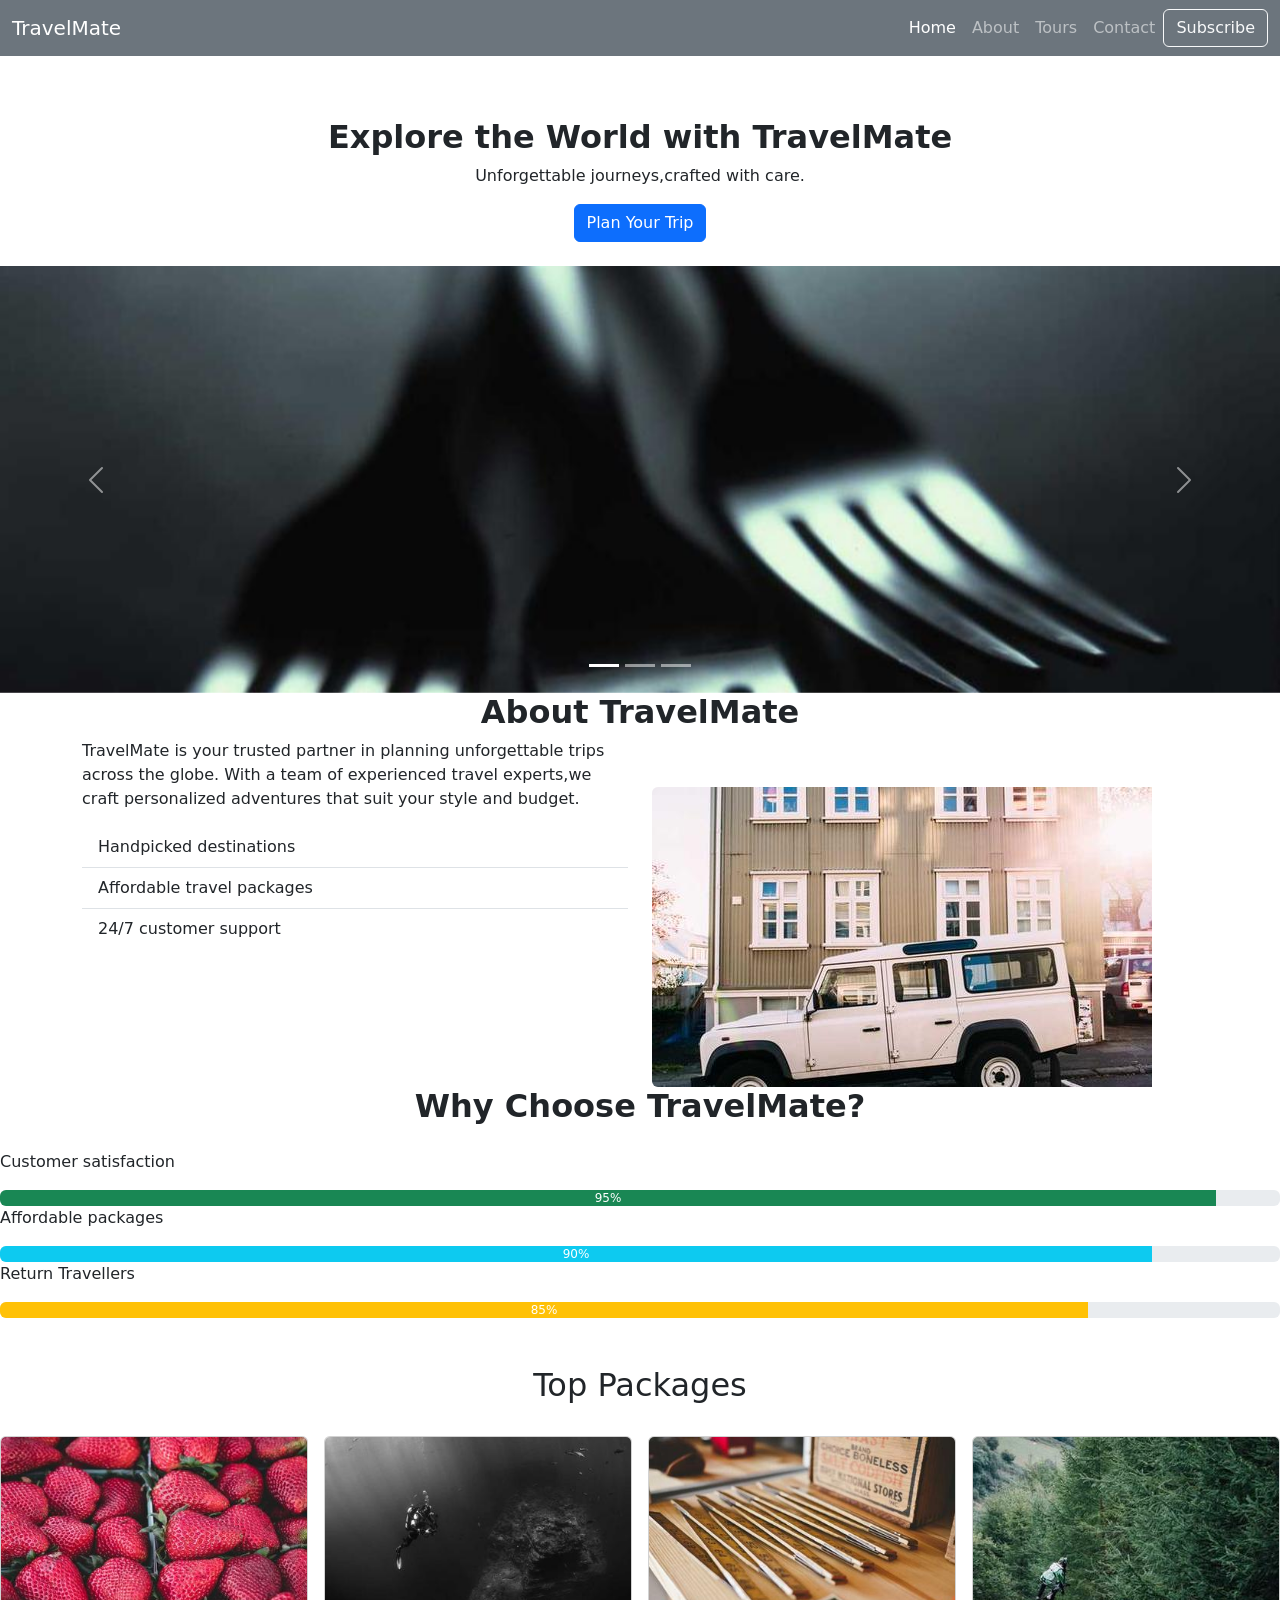
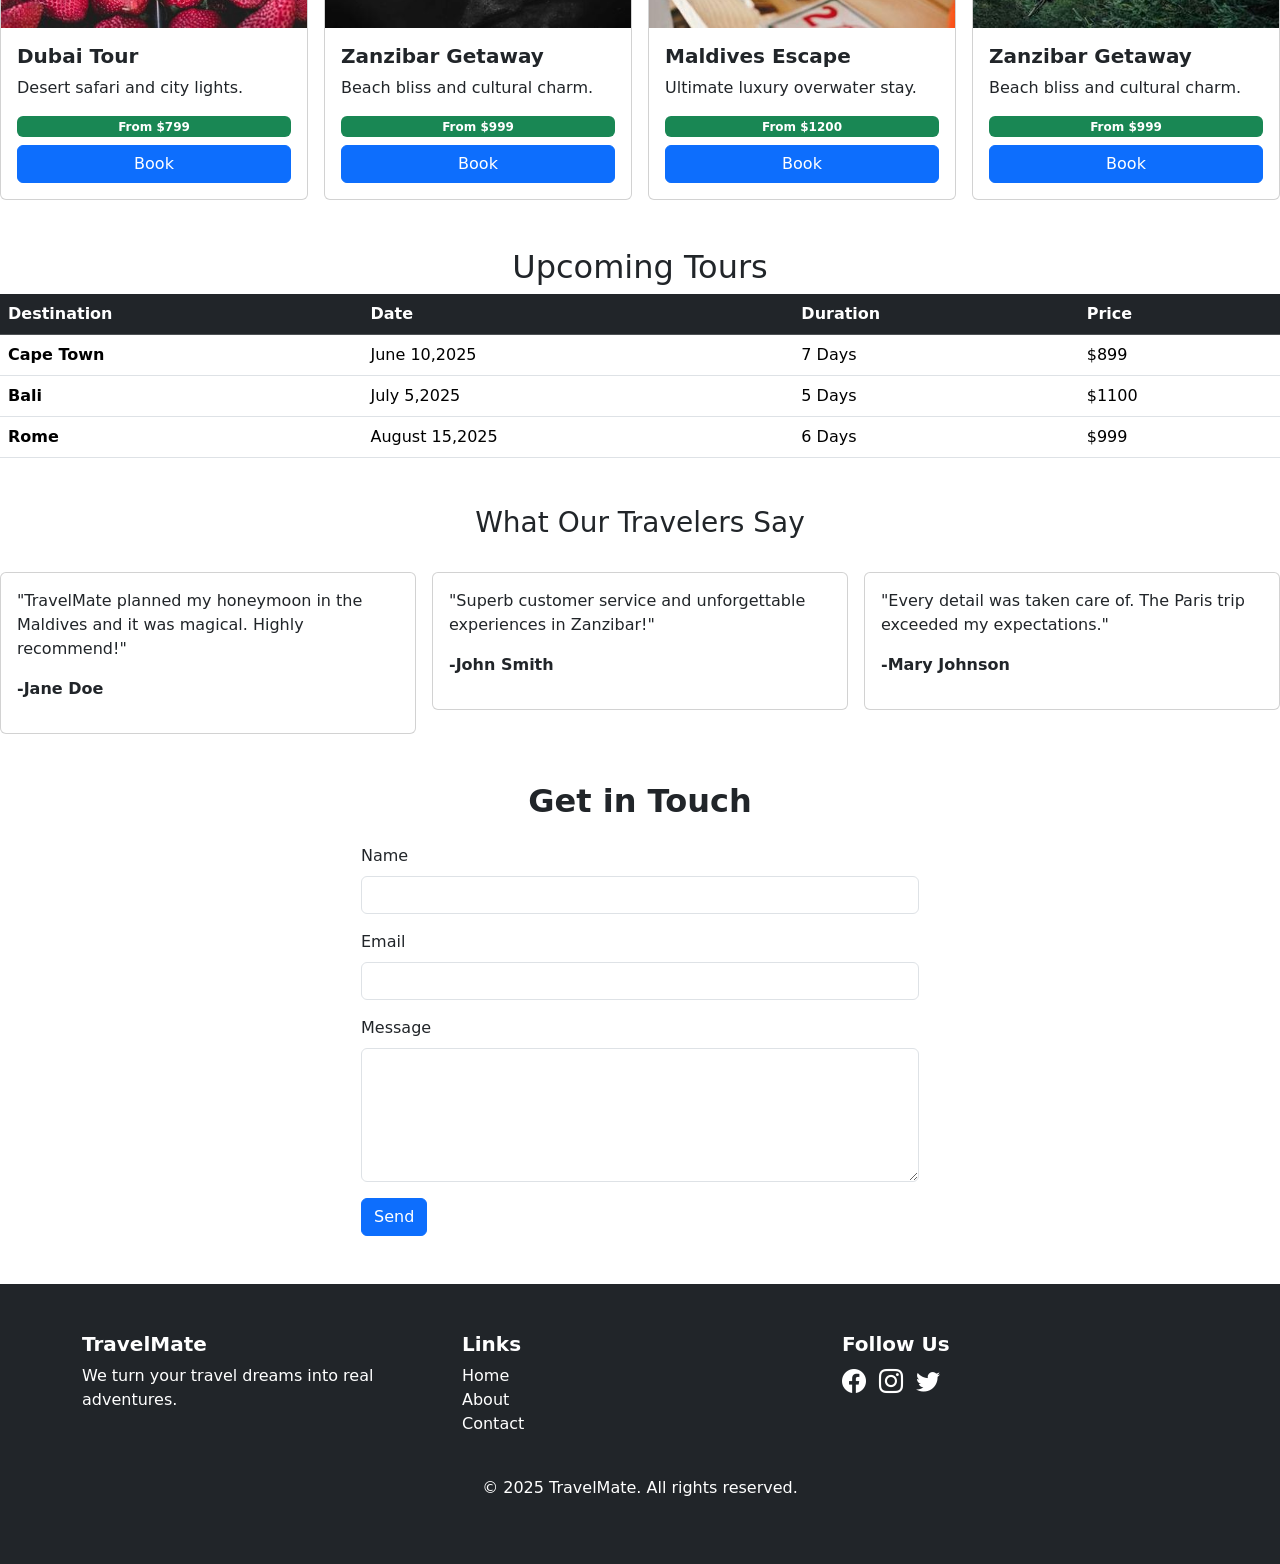
<file: travelmate/index.html>
<!DOCTYPE html>
<html lang="en">

<head>
    <link rel="stylesheet" href="https://cdn.jsdelivr.net/npm/bootstrap@5.3.8/dist/css/bootstrap.min.css">
    <link rel="stylesheet" href="https://cdn.jsdelivr.net/npm/bootstrap-icons@1.11.3/font/bootstrap-icons.min.css">
    <meta charset="UTF-8">
    <meta name="viewport" content="width=device-width, initial-scale=1.0">
    <title>TravelMate</title>
</head>

<body>
    <nav class="navbar navbar-expand-lg navbar-dark bg-secondary fixed-top">
        <div class="container-fluid">
            <a class="navbar-brand" href="#">TravelMate</a>
            <button class="navbar-toggler" type="button" data-bs-toggle="collapse"
                data-bs-target="#navbarSupportedContent" aria-controls="navbarSupportedContent" aria-expanded="false"
                aria-label="Toggle navigation">
                <span class="navbar-toggler-icon"></span>
            </button>

            <div class="collapse navbar-collapse justify-content-end" id="navbarSupportedContent">
                <ul class="navbar-nav mb-2 mb-lg-0">
                    <li class="nav-item">
                        <a class="nav-link active" aria-current="page" href="#">Home</a>
                    </li>
                    <li class="nav-item">
                        <a class="nav-link" href="#">About</a>
                    </li>
                    <li class="nav-item">
                        <a class="nav-link" href="#">Tours</a>
                    </li>
                    <li class="nav-item">
                        <a class="nav-link" href="#">Contact</a>
                    </li>
                </ul>
                <form class="d-flex gap-2" role="search">
                    <button class="btn btn-outline-light" type="submit">Subscribe</button>
                </form>
            </div>
        </div>
    </nav>

    <div style="padding-top: 70px;"></div>

    <div class="text text-center mt-5 mb-4">
        <h2><strong>Explore the World with TravelMate</strong></h2>
        <p>Unforgettable journeys,crafted with care.</p>
        <button type="button" class="btn btn-primary">Plan Your Trip</button>
    </div>

    <div>
        <div id="carouselExampleIndicators" class="carousel slide">
            <div class="carousel-indicators">
                <button type="button" data-bs-target="#carouselExampleIndicators" data-bs-slide-to="0" class="active"
                    aria-current="true" aria-label="Slide 1"></button>
                <button type="button" data-bs-target="#carouselExampleIndicators" data-bs-slide-to="1"
                    aria-label="Slide 2"></button>
                <button type="button" data-bs-target="#carouselExampleIndicators" data-bs-slide-to="2"
                    aria-label="Slide 3"></button>
            </div>
            <div class="carousel-inner">
                <div class="carousel-item active">
                    <img src="../nairobi.jpg" class="d-block w-100" alt="...">
                </div>
                <div class="carousel-item">
                    <img src="../tokyo.jpg" class="d-block w-100" alt="...">
                </div>
                <div class="carousel-item">
                    <img src="../LA.jpg" class="d-block w-100" alt="...">
                </div>
            </div>
            <button class="carousel-control-prev" type="button" data-bs-target="#carouselExampleIndicators"
                data-bs-slide="prev">
                <span class="carousel-control-prev-icon" aria-hidden="true"></span>
                <span class="visually-hidden">Previous</span>
            </button>
            <button class="carousel-control-next" type="button" data-bs-target="#carouselExampleIndicators"
                data-bs-slide="next">
                <span class="carousel-control-next-icon" aria-hidden="true"></span>
                <span class="visually-hidden">Next</span>
            </button>
        </div>
    </div>
    <div class="container">
        <h2 class="text-center"><strong>About TravelMate</strong></h2>
        <div class="row">
            <div class="col-lg-6 col-sm-12">


                <p class="card-text fon">TravelMate is your trusted partner in planning unforgettable trips
                    across
                    the globe. With a team of experienced travel experts,we craft personalized adventures that
                    suit your style and budget.</p>
                <ul class="list-group list-group-flush">

                    <li class="list-group-item">Handpicked destinations</li>
                    <li class="list-group-item">Affordable travel packages</li>
                    <li class="list-group-item">24/7 customer support</li>
                </ul>

            </div>
            <div class="col-sm-12 col-lg-6 mt-5">
                <img src="../jeep.jpg" class="img-fluid rounded-start" alt="...">
            </div>

        </div>
    </div>

    <div class="bars ">
        <h2 class="fw-bold mb-4 d-flex justify-content-center">Why Choose TravelMate?</h2>

        <p>Customer satisfaction</p>
        <div class="progress" role="progressbar" aria-label="Success example" aria-valuenow="25" aria-valuemin="0"
            aria-valuemax="100">
            <div class="progress-bar bg-success" style="width: 95%">95%</div>
        </div>
        <p>Affordable packages</p>
        <div class="progress" role="progressbar" aria-label="Info example" aria-valuenow="50" aria-valuemin="0"
            aria-valuemax="100">
            <div class="progress-bar bg-info" style="width: 90%"> 90%</div>
        </div>
        <p>Return Travellers</p>
        <div class="progress" role="progressbar" aria-label="Warning example" aria-valuenow="75" aria-valuemin="0"
            aria-valuemax="100">
            <div class="progress-bar bg-warning" style="width: 85%"> 85%</div>
        </div>

    </div>
    </div>
    <div>
        <h2 class="heading d-flex justify-content-center mt-5">Top Packages</h2>

        <div class="row row-cols-1 row-cols-sm-2 row-cols-lg-4 g-3 mt-3">
            <div>
                <div class="col">
                    <div class="card h-100">
                        <img src="../dubaitour.jpg" class="card-img-top" alt="Dubai Tour">
                        <div class="card-body d-flex flex-column">
                            <h5 class="card-title"><strong>Dubai Tour</strong></h5>
                            <p class="card-text">Desert safari and city lights.</p>
                            <span class="badge text-bg-success mb-2">From $799</span>
                            <a href="#" class="btn btn-primary mt-auto">Book</a>
                        </div>
                    </div>
                </div>
            </div>
            <div>
                <div class="col">
                    <div class="card h-100">
                        <img src="../zanzibar.jpg" class="card-img-top" alt="Zanzibar Getaway">
                        <div class="card-body d-flex flex-column">
                            <h5 class="card-title"><strong>Zanzibar Getaway</strong></h5>
                            <p class="card-text">Beach bliss and cultural charm.</p>
                            <span class="badge text-bg-success mb-2">From $999</span>
                            <a href="#" class="btn btn-primary mt-auto">Book</a>
                        </div>
                    </div>
                </div>
            </div>
            <div>
                <div class="col">
                    <div class="card h-100">
                        <img src="../maldivesescape.jpg" class="card-img-top" alt="Maldives Escape">
                        <div class="card-body d-flex flex-column">
                            <h5 class="card-title"><strong>Maldives Escape</strong></h5>
                            <p class="card-text">Ultimate luxury overwater stay.</p>
                            <span class="badge text-bg-success mb-2">From $1200</span>
                            <a href="#" class="btn btn-primary mt-auto">Book</a>
                        </div>
                    </div>
                </div>
            </div>
            <div>
                <div class="col">
                    <div class="card h-100">
                        <img src="../5daysindubai.jpg" class="card-img-top" alt="Zanzibar Getaway">
                        <div class="card-body d-flex flex-column">
                            <h5 class="card-title"><strong>Zanzibar Getaway</strong></h5>
                            <p class="card-text">Beach bliss and cultural charm.</p>
                            <span class="badge text-bg-success mb-2">From $999</span>
                            <a href="#" class="btn btn-primary mt-auto">Book</a>
                        </div>
                    </div>
                </div>
            </div>

        </div>
    </div>


    <div class="tables mt-5">
        <h2 class="heading d-flex justify-content-center">Upcoming Tours</h2>
        <table class="table">
            <thead>
                <tr class="table-dark">
                    <th scope=" col"><strong>Destination</strong></th>
                    <th scope="col"><strong>Date</strong></th>
                    <th scope="col"><strong>Duration</strong></th>
                    <th scope="col"><strong>Price</strong></th>
                </tr>
            </thead>
            <tbody>
                <tr>
                    <th scope="row">Cape Town</th>
                    <td>June 10,2025</td>
                    <td>7 Days</td>
                    <td>$899</td>
                </tr>
                <tr>
                    <th scope="row">Bali</th>
                    <td>July 5,2025</td>
                    <td>5 Days</td>
                    <td>$1100</td>
                </tr>
                <tr>
                    <th scope="row">Rome</th>
                    <td>August 15,2025</td>
                    <td>6 Days</td>
                    <td>$999</td>
                </tr>
            </tbody>
        </table>

    </div>
    <h3 class="text-center mt-5">What Our Travelers Say</h3>

    <div class="row g-3 mt-3">
        <div class="col-md-4">
            <div class="card">
                <div class="card-body">
                    <p class="card-text">"TravelMate planned my honeymoon in the Maldives and it was magical. Highly
                        recommend!"</p>
                    <p><strong>-Jane Doe</strong></p>
                </div>
            </div>
        </div>

        <div class="col-md-4">
            <div class="card">
                <div class="card-body">
                    <p class="card-text">"Superb customer service and unforgettable experiences in Zanzibar!"</p>
                    <p><strong>-John Smith</strong></p>
                </div>
            </div>
        </div>

        <div class="col-md-4">
            <div class="card">
                <div class="card-body">
                    <p class="card-text">"Every detail was taken care of. The Paris trip exceeded my expectations."
                    </p>
                    <p><strong>-Mary Johnson</strong></p>
                </div>
            </div>
        </div>
    </div>

    <div class="container my-5">
        <h2 class="text-center fw-bold mb-4 ">Get in Touch</h2>

        <form>
            <div class="m-auto justify-content-center w-50">
                <div class="mb-3">
                    <label for="name" class="form-label">Name</label>
                    <input type="text" class="form-control" id="name">
                </div>

                <div class="mb-3">
                    <label for="email" class="form-label">Email</label>
                    <input type="email" class="form-control" id="email" required>
                </div>

                <div class="mb-3">
                    <label for="message" class="form-label">Message</label>
                    <textarea class="form-control" id="message" rows="5"></textarea>
                </div>

                <button type="submit" class="btn btn-primary">Send</button>
            </div>
        </form>

    </div>

    <footer class="bg-dark text-white py-5">
        <div class="container">
            <div class="row">


                <div class="col-md-4">
                    <h5 class="fw-bold">TravelMate</h5>
                    <p>We turn your travel dreams into real adventures.</p>
                </div>


                <div class="col-md-4">
                    <h5 class="fw-bold">Links</h5>
                    <ul class="list-unstyled">
                        <li><a href="#" class="text-white text-decoration-none">Home</a></li>
                        <li><a href="#" class="text-white text-decoration-none">About</a></li>
                        <li><a href="#" class="text-white text-decoration-none">Contact</a></li>
                    </ul>
                </div>

                <div class="col-md-4">
                    <h5 class="fw-bold">Follow Us</h5>
                    <a href="#" class="text-white me-2"><i class="bi bi-facebook fs-4"></i></a>
                    <a href="#" class="text-white me-2"><i class="bi bi-instagram fs-4"></i></a>
                    <a href="#" class="text-white me-2"><i class="bi bi-twitter fs-4"></i></a>
                </div>

            </div>


            <div class="text-center mt-4">
                <p>© 2025 TravelMate. All rights reserved.</p>
            </div>

        </div>
    </footer>

    </div>


    <script src="https://cdn.jsdelivr.net/npm/@popperjs/core@2.11.8/dist/umd/popper.min.js"
        integrity="sha384-I7E8VVD/ismYTF4hNIPjVp/Zjvgyol6VFvRkX/vR+Vc4jQkC+hVqc2pM8ODewa9r"
        crossorigin="anonymous"></script>
    <script src="https://cdn.jsdelivr.net/npm/bootstrap@5.3.8/dist/js/bootstrap.min.js"
        integrity="sha384-G/EV+4j2dNv+tEPo3++6LCgdCROaejBqfUeNjuKAiuXbjrxilcCdDz6ZAVfHWe1Y"
        crossorigin="anonymous"></script>


</body>

</html>
</file>
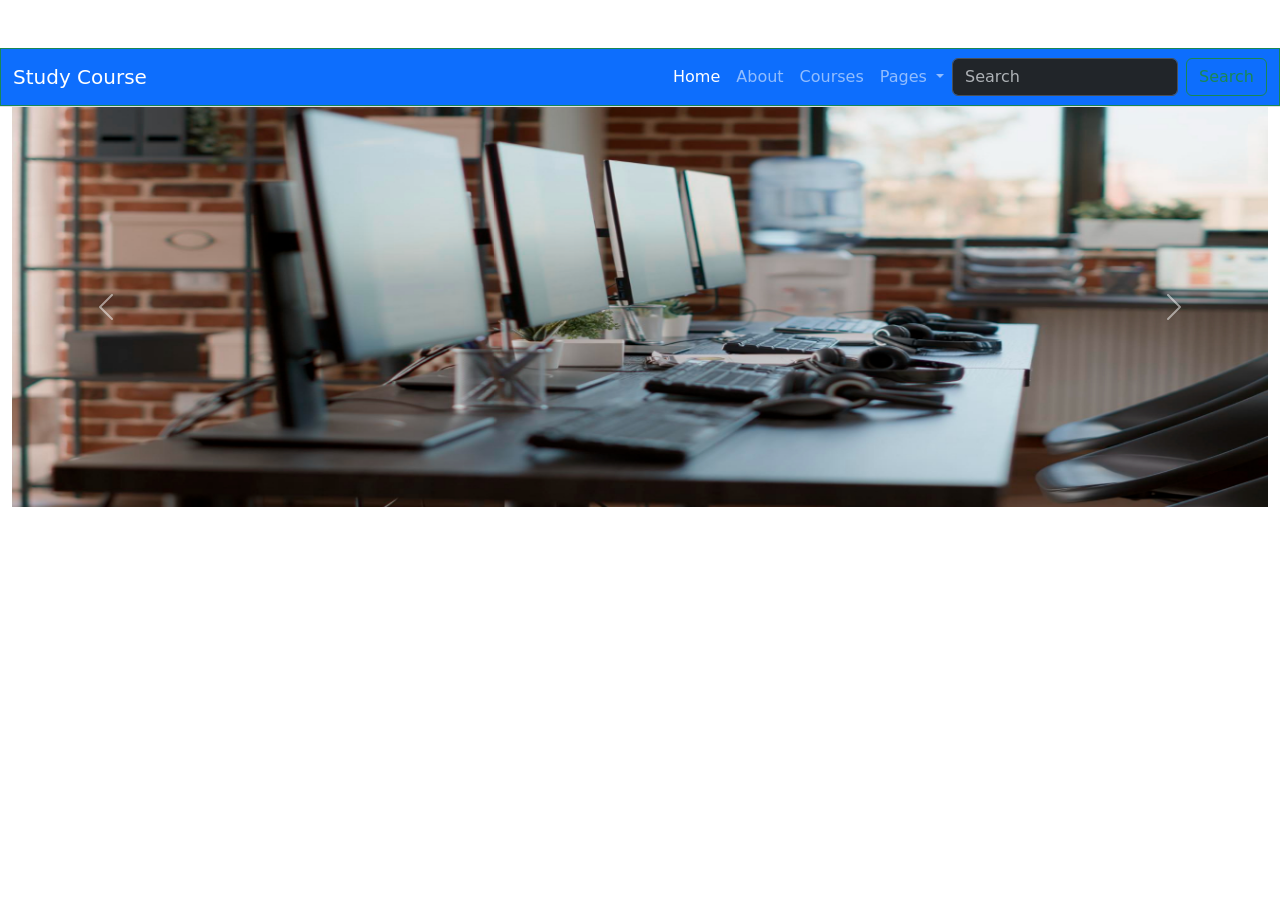
<file: components.html>
<!DOCTYPE html>
<html lang="en">

<head>
    <link rel="stylesheet" href="https://cdn.jsdelivr.net/npm/bootstrap@5.3.8/dist/css/bootstrap.min.css">
    <meta charset="UTF-8">
    <meta name="viewport" content="width=device-width, initial-scale=1.0">
    <title>Components</title>
</head>

<body>


    <nav class="navbar navbar-expand-lg navbar bg-primary mt-5 border border-success " data-bs-theme="dark">
        <div class="container-fluid">
            <a class="navbar-brand" href="#">Study Course</a>
            <button class="navbar-toggler" type="button" data-bs-toggle="collapse"
                data-bs-target="#navbarSupportedContent" aria-controls="navbarSupportedContent" aria-expanded="false"
                aria-label="Toggle navigation">
                <span class="navbar-toggler-icon"></span>
            </button>
            <div class="collapse navbar-collapse d-flex justify-content-end" id="navbarSupportedContent">
                <ul class="navbar-nav  mb-2 mb-lg-0">
                    <li class="nav-item">
                        <a class="nav-link active" aria-current="page" href="#">Home</a>
                    </li>
                    <li class="nav-item">
                        <a class="nav-link" href="#">About</a>
                    </li>
                    <li class="nav-item">
                        <a class="nav-link" href="#">Courses</a>
                    </li>

                    <li class="nav-item dropdown">
                        <a class="nav-link dropdown-toggle" href="#" role="button" data-bs-toggle="dropdown"
                            aria-expanded="false">
                            Pages
                        </a>
                        <ul class="dropdown-menu">
                            <li><a class="dropdown-item" href="#">page 1</a></li>
                            <li><a class="dropdown-item" href="#">page 2 </a></li>
                            <li>
                                <hr class="dropdown-divider">
                            </li>
                            <li><a class="dropdown-item" href="#">page 3</a></li>
                        </ul>
                    </li>

                </ul>
                <form class="d-flex" role="search">
                    <input class="form-control me-2" type="search" placeholder="Search" aria-label="Search" />
                    <button class="btn btn-outline-success" type="submit">Search</button>
                </form>
            </div>
        </div>
    </nav>
    <div class="container-fluid border-top ">
        <div id="carouselExample" class="carousel slide">
            <div class="carousel-inner">
                <div class="carousel-item active">
                    <img src="slide1.jpg" class="d-block w-100" alt="..."  height="400px" width="400px">
                </div>
                <div class="carousel-item">
                    <img src="slide2.jpg" class="d-block w-100" alt="..."  height="400px" width="400px">
                </div>
                <div class="carousel-item">
                    <img src="slide3.jpg" class="d-block w-100" alt="..." height="400px" width="400px">
                </div>
            </div>
            <button class="carousel-control-prev" type="button" data-bs-target="#carouselExample" data-bs-slide="prev">
                <span class="carousel-control-prev-icon" aria-hidden="true"></span>
                <span class="visually-hidden">Previous</span>
            </button>
            <button class="carousel-control-next" type="button" data-bs-target="#carouselExample" data-bs-slide="next">
                <span class="carousel-control-next-icon" aria-hidden="true"></span>
                <span class="visually-hidden">Next</span>
            </button>
        </div>
    </div>

   
 <script src="https://cdn.jsdelivr.net/npm/@popperjs/core@2.11.8/dist/umd/popper.min.js"
        integrity="sha384-I7E8VVD/ismYTF4hNIPjVp/Zjvgyol6VFvRkX/vR+Vc4jQkC+hVqc2pM8ODewa9r"
        crossorigin="anonymous"></script>
    <script src="https://cdn.jsdelivr.net/npm/bootstrap@5.3.8/dist/js/bootstrap.min.js"
        integrity="sha384-G/EV+4j2dNv+tEPo3++6LCgdCROaejBqfUeNjuKAiuXbjrxilcCdDz6ZAVfHWe1Y"
        crossorigin="anonymous"></script>

</body>

</html>
</file>
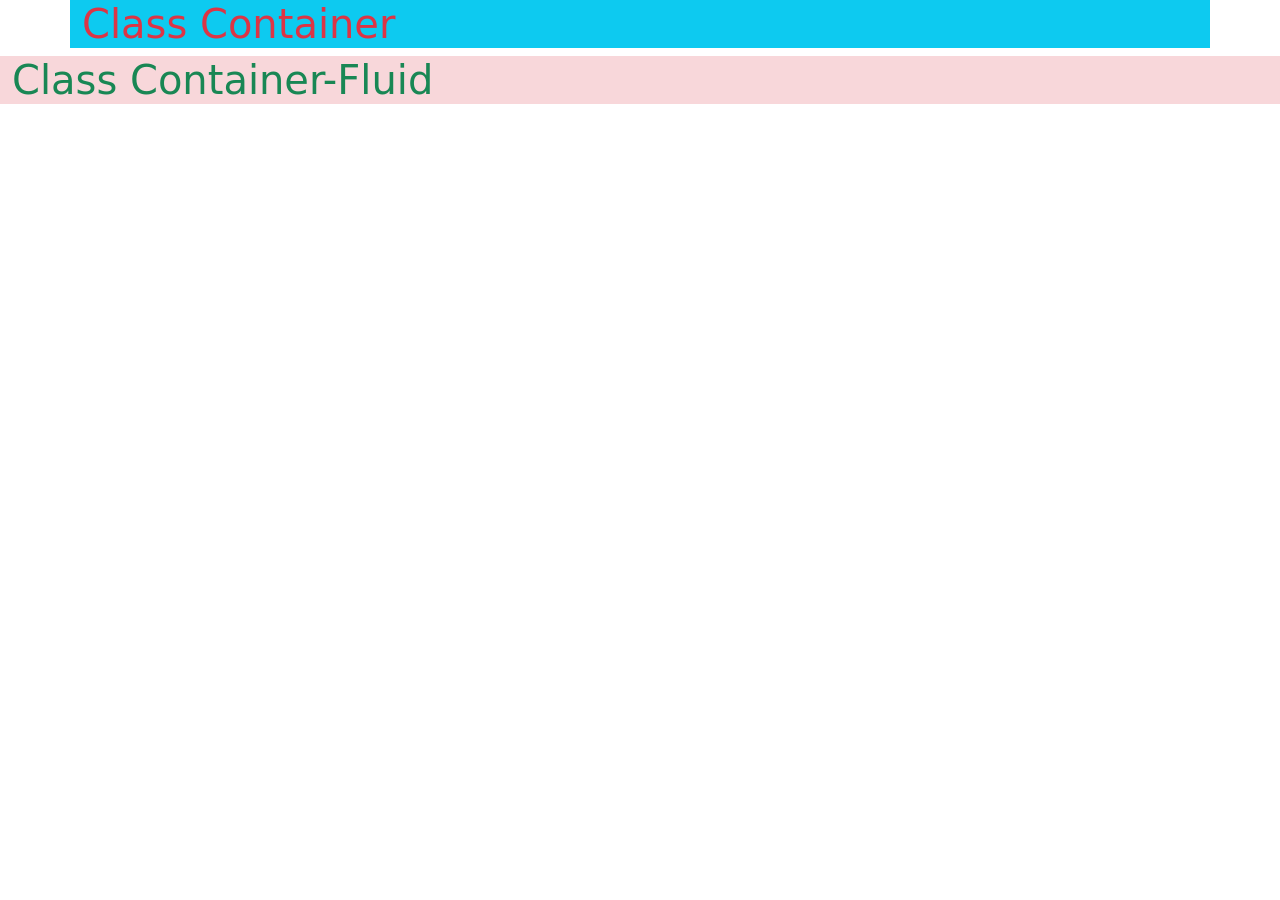
<file: containers.html>
<!DOCTYPE html>
<html lang="en">

<head>
    <link rel="stylesheet" href="https://cdn.jsdelivr.net/npm/bootstrap@5.3.8/dist/css/bootstrap.min.css">
    <meta charset="UTF-8">
    <meta name="viewport" content="width=device-width, initial-scale=1.0">
    <title>Containers</title>
</head>

<body>

    <div class="container bg-info text-danger">
        <h1>Class Container</h1>

    </div>
    <div class="container-fluid bg-danger-subtle text-success">
        <h1>Class Container-Fluid</h1>

    </div>



    <script src="https://cdn.jsdelivr.net/npm/@popperjs/core@2.11.8/dist/umd/popper.min.js"
        integrity="sha384-I7E8VVD/ismYTF4hNIPjVp/Zjvgyol6VFvRkX/vR+Vc4jQkC+hVqc2pM8ODewa9r"
        crossorigin="anonymous"></script>
    <script src="https://cdn.jsdelivr.net/npm/bootstrap@5.3.8/dist/js/bootstrap.min.js"
        integrity="sha384-G/EV+4j2dNv+tEPo3++6LCgdCROaejBqfUeNjuKAiuXbjrxilcCdDz6ZAVfHWe1Y"
        crossorigin="anonymous"></script>


</body>

</html>
</file>
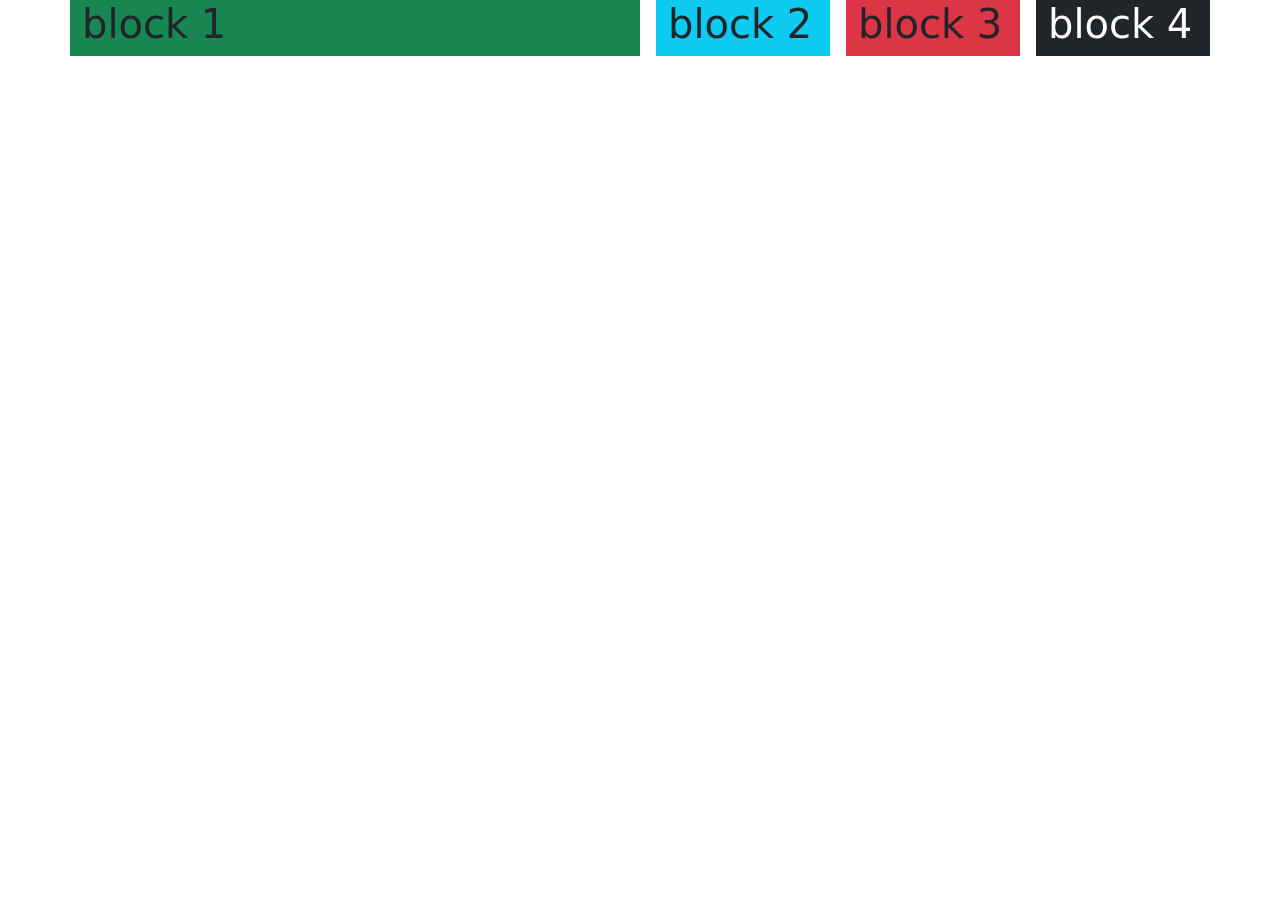
<file: grid.html>
<!DOCTYPE html>
<html lang="en">

<head>
    <link rel="stylesheet" href="https://cdn.jsdelivr.net/npm/bootstrap@5.3.8/dist/css/bootstrap.min.css">
    <meta charset="UTF-8">
    <meta name="viewport" content="width=device-width, initial-scale=1.0">
    <title>Document</title>
</head>

<body>
    <div class="container">
        <div class="row gap-3">
            <div class="bg-success col-6">
                <h1>block 1</h1>

            </div>
            <div class=" bg-info col">
                <h1>block 2</h1>

            </div>
            <div class=" bg-danger col">
                <h1>block 3</h1>

            </div>
            <div class="text-white bg-dark col">
                <h1>block 4</h1>

            </div>
        </div>


    </div>



    <script src="https://cdn.jsdelivr.net/npm/@popperjs/core@2.11.8/dist/umd/popper.min.js"
        integrity="sha384-I7E8VVD/ismYTF4hNIPjVp/Zjvgyol6VFvRkX/vR+Vc4jQkC+hVqc2pM8ODewa9r"
        crossorigin="anonymous"></script>
    <script src="https://cdn.jsdelivr.net/npm/bootstrap@5.3.8/dist/js/bootstrap.min.js"
        integrity="sha384-G/EV+4j2dNv+tEPo3++6LCgdCROaejBqfUeNjuKAiuXbjrxilcCdDz6ZAVfHWe1Y"
        crossorigin="anonymous"></script>


</body>

</html>
</file>
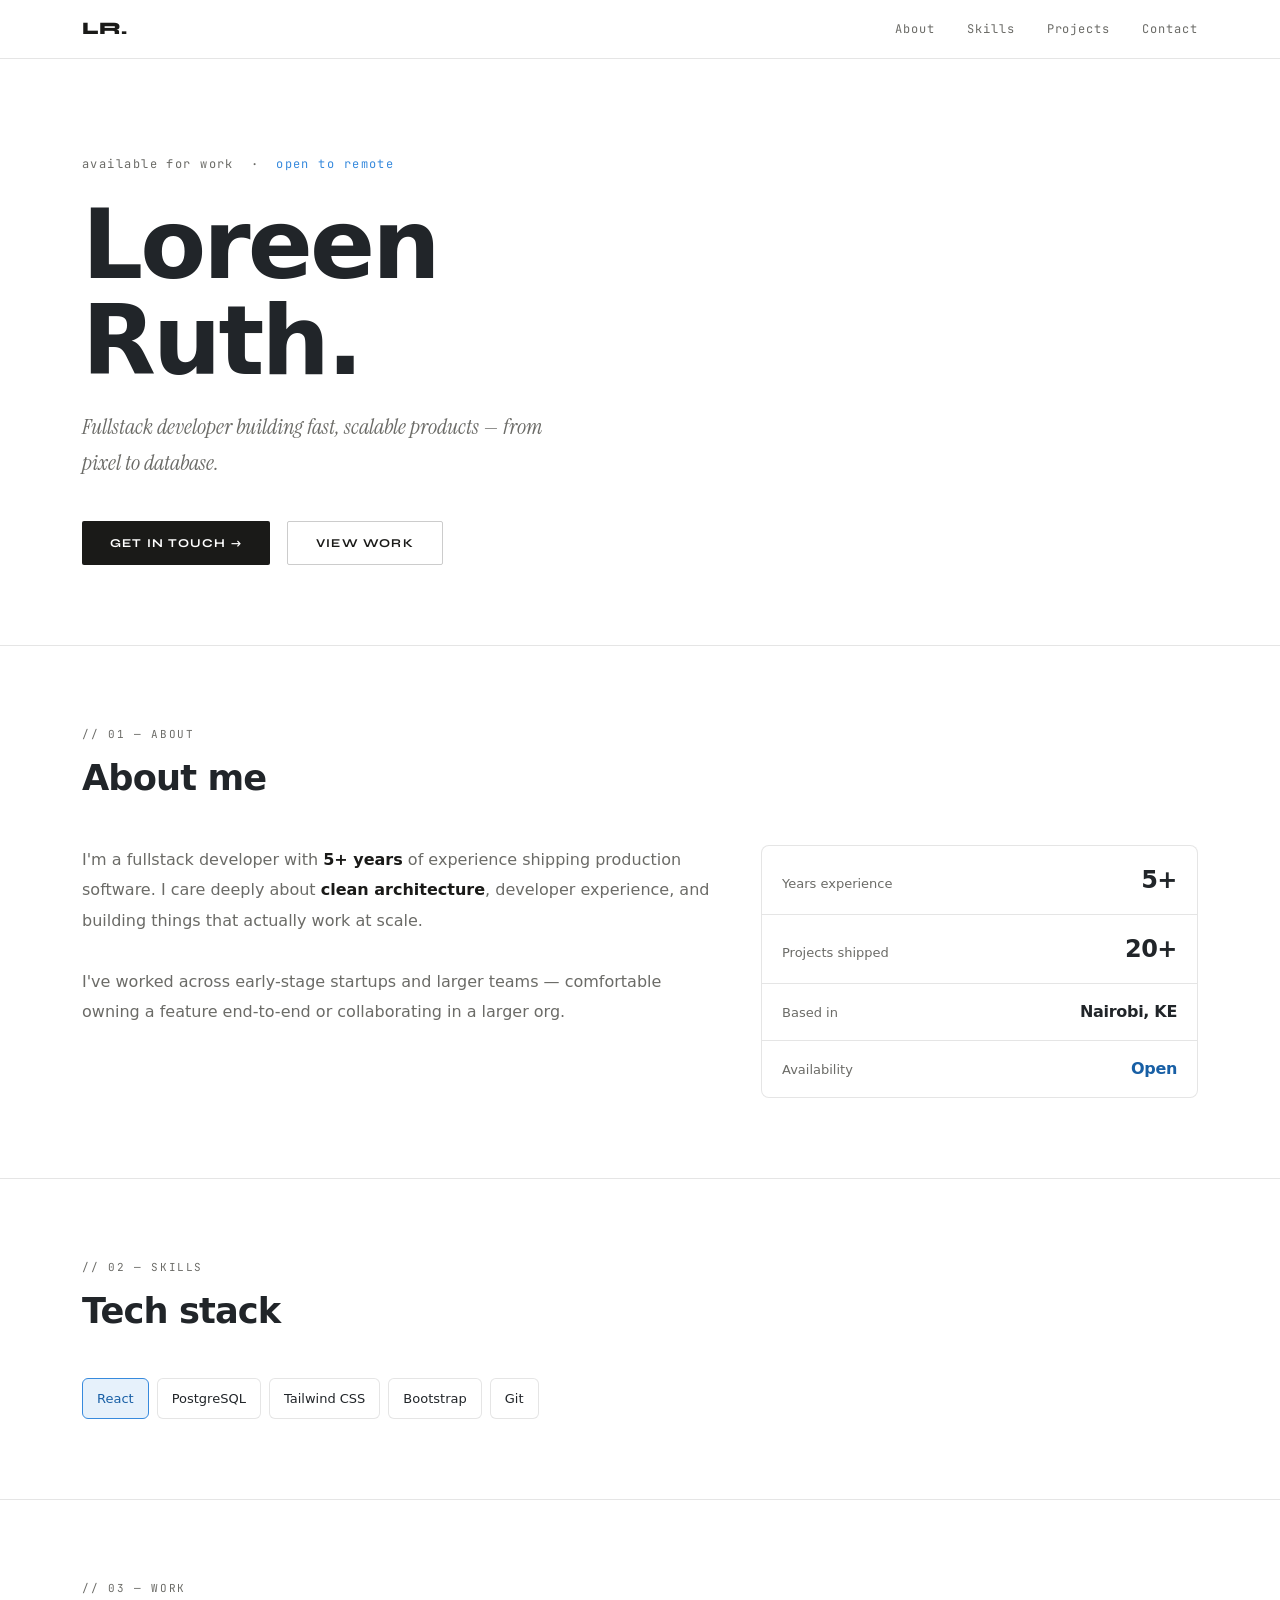
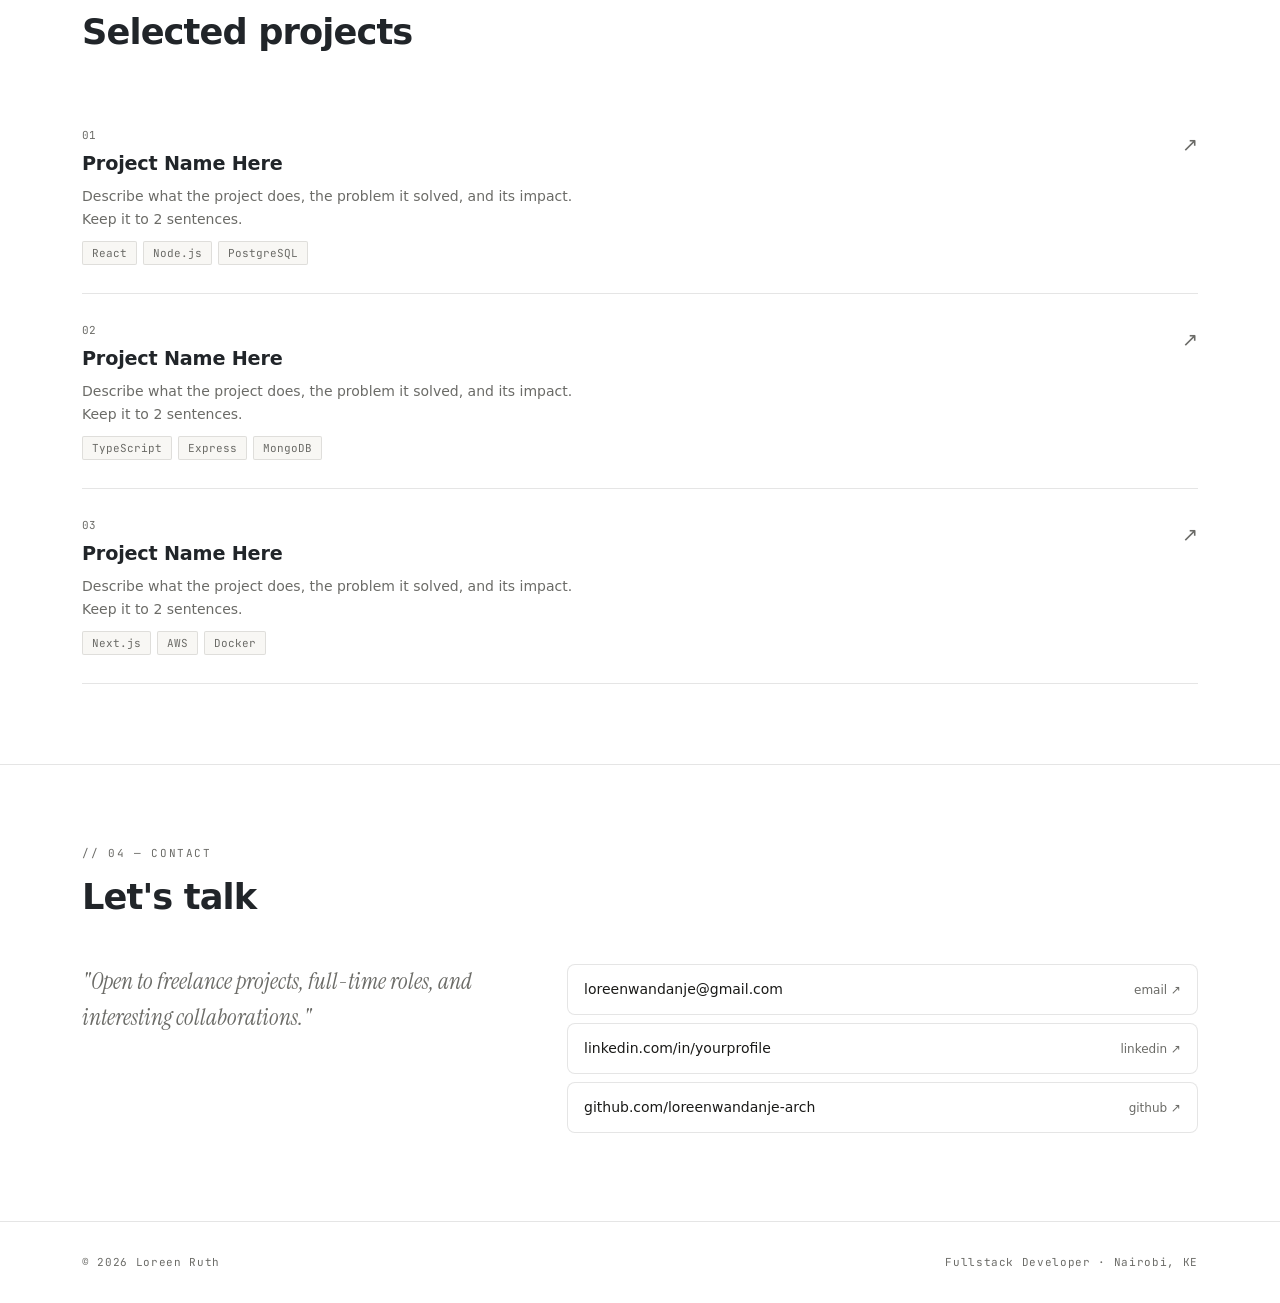
<file: personal-portfolio.html>
<!DOCTYPE html>
<html lang="en">

<head>

    <meta charset="UTF-8" />
    <meta name="viewport" content="width=device-width, initial-scale=1.0" />
    <title>Loreen Ruth — Fullstack Developer</title>
    <link rel="stylesheet" href="portfolio.css">
    <link href="https://cdn.jsdelivr.net/npm/bootstrap@5.3.3/dist/css/bootstrap.min.css" rel="stylesheet" />
    <link
        href="https://fonts.googleapis.com/css2?family=Syne:wght@400;700;800&family=Instrument+Serif:ital@0;1&family=JetBrains+Mono:wght@400;500&display=swap"
        rel="stylesheet" />



</head>

<body>

    <!-- NAVBAR -->
    <nav class="navbar-custom">
        <div class="container d-flex justify-content-between align-items-center">
            <a class="navbar-brand-custom" href="#">LR.</a>
            <div class="d-none d-md-flex">
                <a class="nav-link-custom" href="#about">About</a>
                <a class="nav-link-custom" href="#skills">Skills</a>
                <a class="nav-link-custom" href="#projects">Projects</a>
                <a class="nav-link-custom" href="#contact">Contact</a>
            </div>
        </div>
    </nav>


    <section class="hero">
        <div class="container">
            <div class="hero-eyebrow">available for work &nbsp;·&nbsp; <span>open to remote</span></div>
            <div class="hero-name">Loreen<br>Ruth.</div>
            <div class="hero-tagline">Fullstack developer building fast, scalable products — from pixel to database.
            </div>
            <a href="#contact" class="btn-primary-custom">Get in touch →</a>
            <a href="#projects" class="btn-ghost-custom">View work</a>
        </div>
    </section>

    <!-- ABOUT -->
    <section class="section fade-up" id="about">
        <div class="container">
            <div class="section-label">// 01 — about</div>
            <div class="section-title">About me</div>
            <div class="row g-5 align-items-start">
                <div class="col-md-7">
                    <p class="about-text">
                        I'm a fullstack developer with <strong>5+ years</strong> of experience shipping production
                        software.
                        I care deeply about <strong>clean architecture</strong>, developer experience, and building
                        things
                        that actually work at scale.<br><br>
                        I've worked across early-stage startups and larger teams — comfortable owning a feature
                        end-to-end or collaborating in a larger org.
                    </p>
                </div>
                <div class="col-md-5">
                    <div class="stats-card">
                        <div class="stat-row">
                            <span class="stat-label">Years experience</span>
                            <span class="stat-val">5+</span>
                        </div>
                        <div class="stat-row">
                            <span class="stat-label">Projects shipped</span>
                            <span class="stat-val">20+</span>
                        </div>
                        <div class="stat-row">
                            <span class="stat-label">Based in</span>
                            <span class="stat-val" style="font-size:1rem;font-weight:700">Nairobi, KE</span>
                        </div>
                        <div class="stat-row">
                            <span class="stat-label">Availability</span>
                            <span class="stat-val" style="font-size:1rem;color:#185FA5">Open</span>
                        </div>
                    </div>
                </div>
            </div>
        </div>
    </section>

    <!-- SKILLS -->
    <section class="section fade-up" id="skills">
        <div class="container">
            <div class="section-label">// 02 — skills</div>
            <div class="section-title">Tech stack</div>
            <div class="d-flex flex-wrap gap-2">
                <span class="skill-pill hl">React</span>
                <span class="skill-pill">PostgreSQL</span>
                <span class="skill-pill">Tailwind CSS</span>
                <span class="skill-pill">Bootstrap</span>
                <span class="skill-pill">Git</span>
            </div>
        </div>
    </section>

    <!-- PROJECTS -->
    <section class="section fade-up" id="projects">
        <div class="container">
            <div class="section-label">// 03 — work</div>
            <div class="section-title">Selected projects</div>

            <div class="project-row">
                <div>
                    <div class="project-num">01</div>
                    <div class="project-name">Project Name Here</div>
                    <div class="project-desc">Describe what the project does, the problem it solved, and its impact.
                        Keep it to 2 sentences.</div>
                    <div class="project-tags">
                        <span class="tag">React</span>
                        <span class="tag">Node.js</span>
                        <span class="tag">PostgreSQL</span>
                    </div>
                </div>
                <div class="project-arrow">↗</div>
            </div>

            <div class="project-row">
                <div>
                    <div class="project-num">02</div>
                    <div class="project-name">Project Name Here</div>
                    <div class="project-desc">Describe what the project does, the problem it solved, and its impact.
                        Keep it to 2 sentences.</div>
                    <div class="project-tags">
                        <span class="tag">TypeScript</span>
                        <span class="tag">Express</span>
                        <span class="tag">MongoDB</span>
                    </div>
                </div>
                <div class="project-arrow">↗</div>
            </div>

            <div class="project-row">
                <div>
                    <div class="project-num">03</div>
                    <div class="project-name">Project Name Here</div>
                    <div class="project-desc">Describe what the project does, the problem it solved, and its impact.
                        Keep it to 2 sentences.</div>
                    <div class="project-tags">
                        <span class="tag">Next.js</span>
                        <span class="tag">AWS</span>
                        <span class="tag">Docker</span>
                    </div>
                </div>
                <div class="project-arrow">↗</div>
            </div>

        </div>
    </section>

    <!-- CONTACT -->
    <section class="section fade-up" id="contact">
        <div class="container">
            <div class="section-label">// 04 — contact</div>
            <div class="section-title">Let's talk</div>
            <div class="row g-5 align-items-start">
                <div class="col-md-5">
                    <p class="contact-blurb">"Open to freelance projects, full-time roles, and interesting
                        collaborations."</p>
                </div>
                <div class="col-md-7">
                    <a class="contact-link" href="https://mail.google.com/mail/u/0/#sent">
                        <span>loreenwandanje@gmail.com</span>
                        <span class="contact-link-label">email ↗</span>
                    </a>
                    <a class="contact-link" href="https://linkedin.com/in/yourprofile" target="_blank">
                        <span>linkedin.com/in/yourprofile</span>
                        <span class="contact-link-label">linkedin ↗</span>
                    </a>
                    <a class="contact-link" href="https://github.com/loreenwandanje-arch" target="_blank">
                        <span>github.com/loreenwandanje-arch</span>
                        <span class="contact-link-label">github ↗</span>
                    </a>
                    </a>
                </div>
            </div>
        </div>
    </section>

    <!-- FOOTER -->
    <footer class="footer">
        <div class="container d-flex justify-content-between align-items-center flex-wrap gap-2">
            <span class="footer-text">© 2026 Loreen Ruth</span>
            <span class="footer-text">Fullstack Developer · Nairobi, KE</span>
        </div>
    </footer>

    <script src="https://cdn.jsdelivr.net/npm/bootstrap@5.3.3/dist/js/bootstrap.bundle.min.js"></script>
    <script>
        const observer = new IntersectionObserver((entries) => {
            entries.forEach(e => {
                if (e.isIntersecting) {
                    e.target.classList.add('visible');
                    observer.unobserve(e.target);
                }
            });
        }, { threshold: 0.1 });
        document.querySelectorAll('.fade-up').forEach(el => observer.observe(el));
    </script>

</body>

</html>
</file>
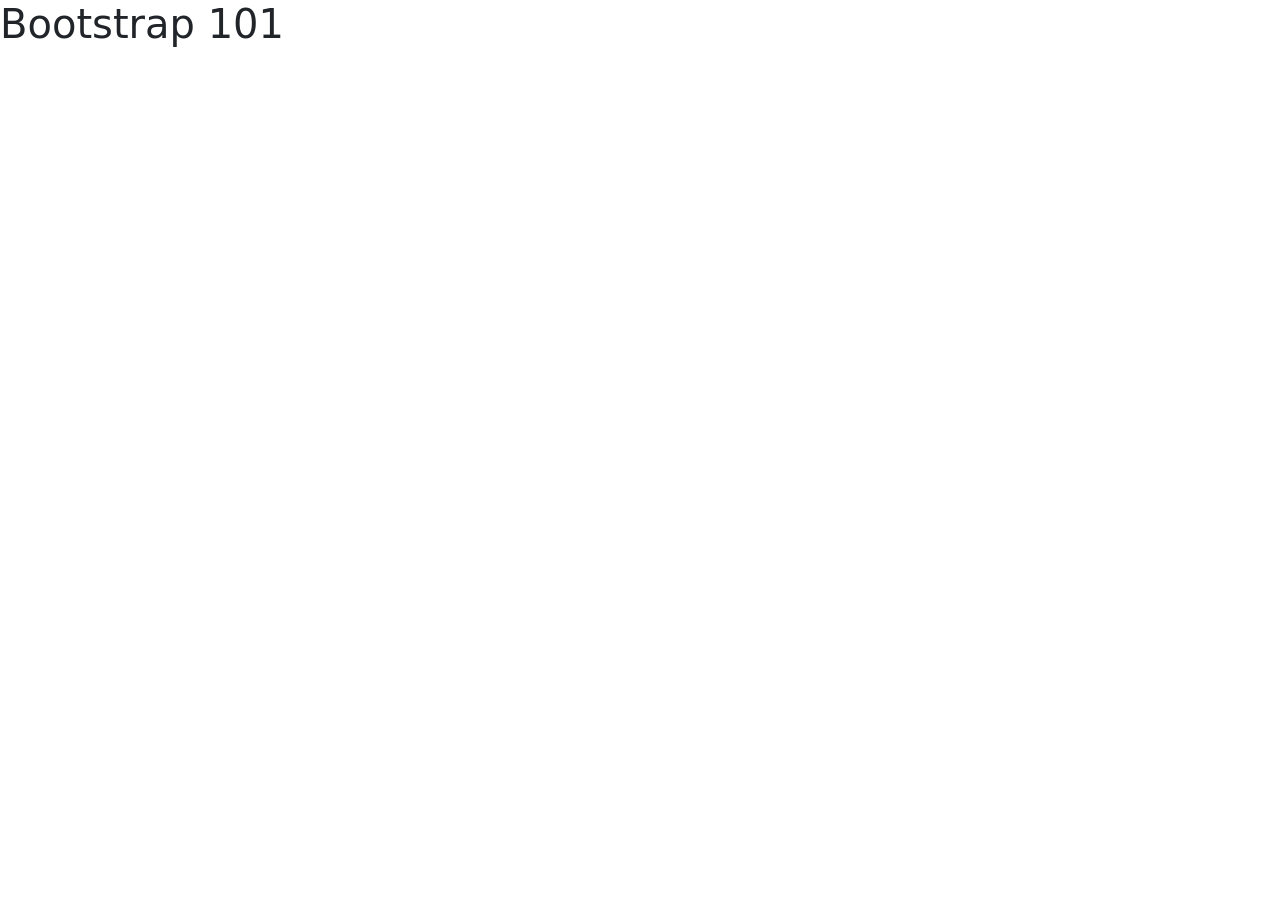
<file: practice.html>
<!DOCTYPE html>
<html lang="en">
<head>
    <meta charset="UTF-8">
    <meta name="viewport" content="width=device-width, initial-scale=1.0">
    <title>Learning bootstrap</title>
     <link rel="stylesheet" href="https://cdn.jsdelivr.net/npm/bootstrap@5.3.8/dist/css/bootstrap.min.css">
</head>
<body>
    <h1>Bootstrap 101</h1>



     <script src="https://cdn.jsdelivr.net/npm/@popperjs/core@2.11.8/dist/umd/popper.min.js"
        integrity="sha384-I7E8VVD/ismYTF4hNIPjVp/Zjvgyol6VFvRkX/vR+Vc4jQkC+hVqc2pM8ODewa9r"
        crossorigin="anonymous"></script>
    <script src="https://cdn.jsdelivr.net/npm/bootstrap@5.3.8/dist/js/bootstrap.min.js"
        integrity="sha384-G/EV+4j2dNv+tEPo3++6LCgdCROaejBqfUeNjuKAiuXbjrxilcCdDz6ZAVfHWe1Y"
        crossorigin="anonymous"></script>


</body>
</html>
</file>
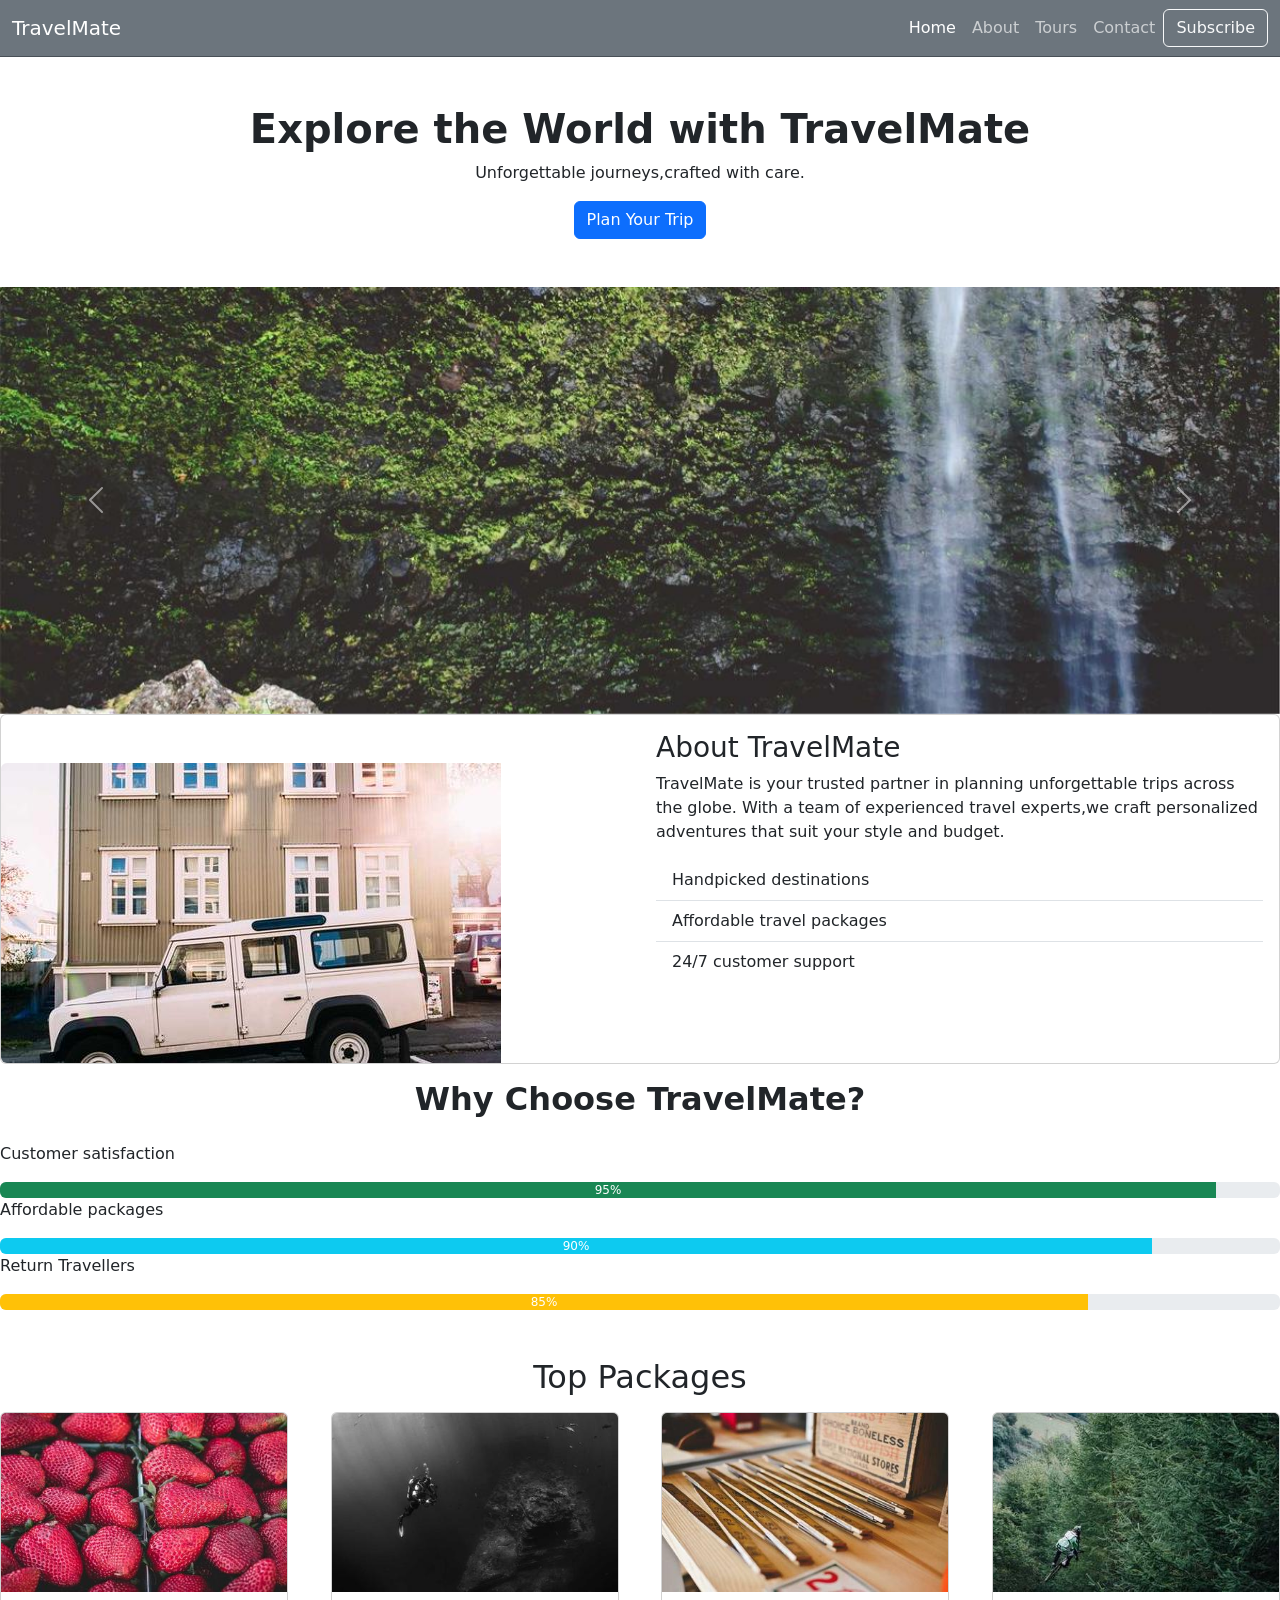
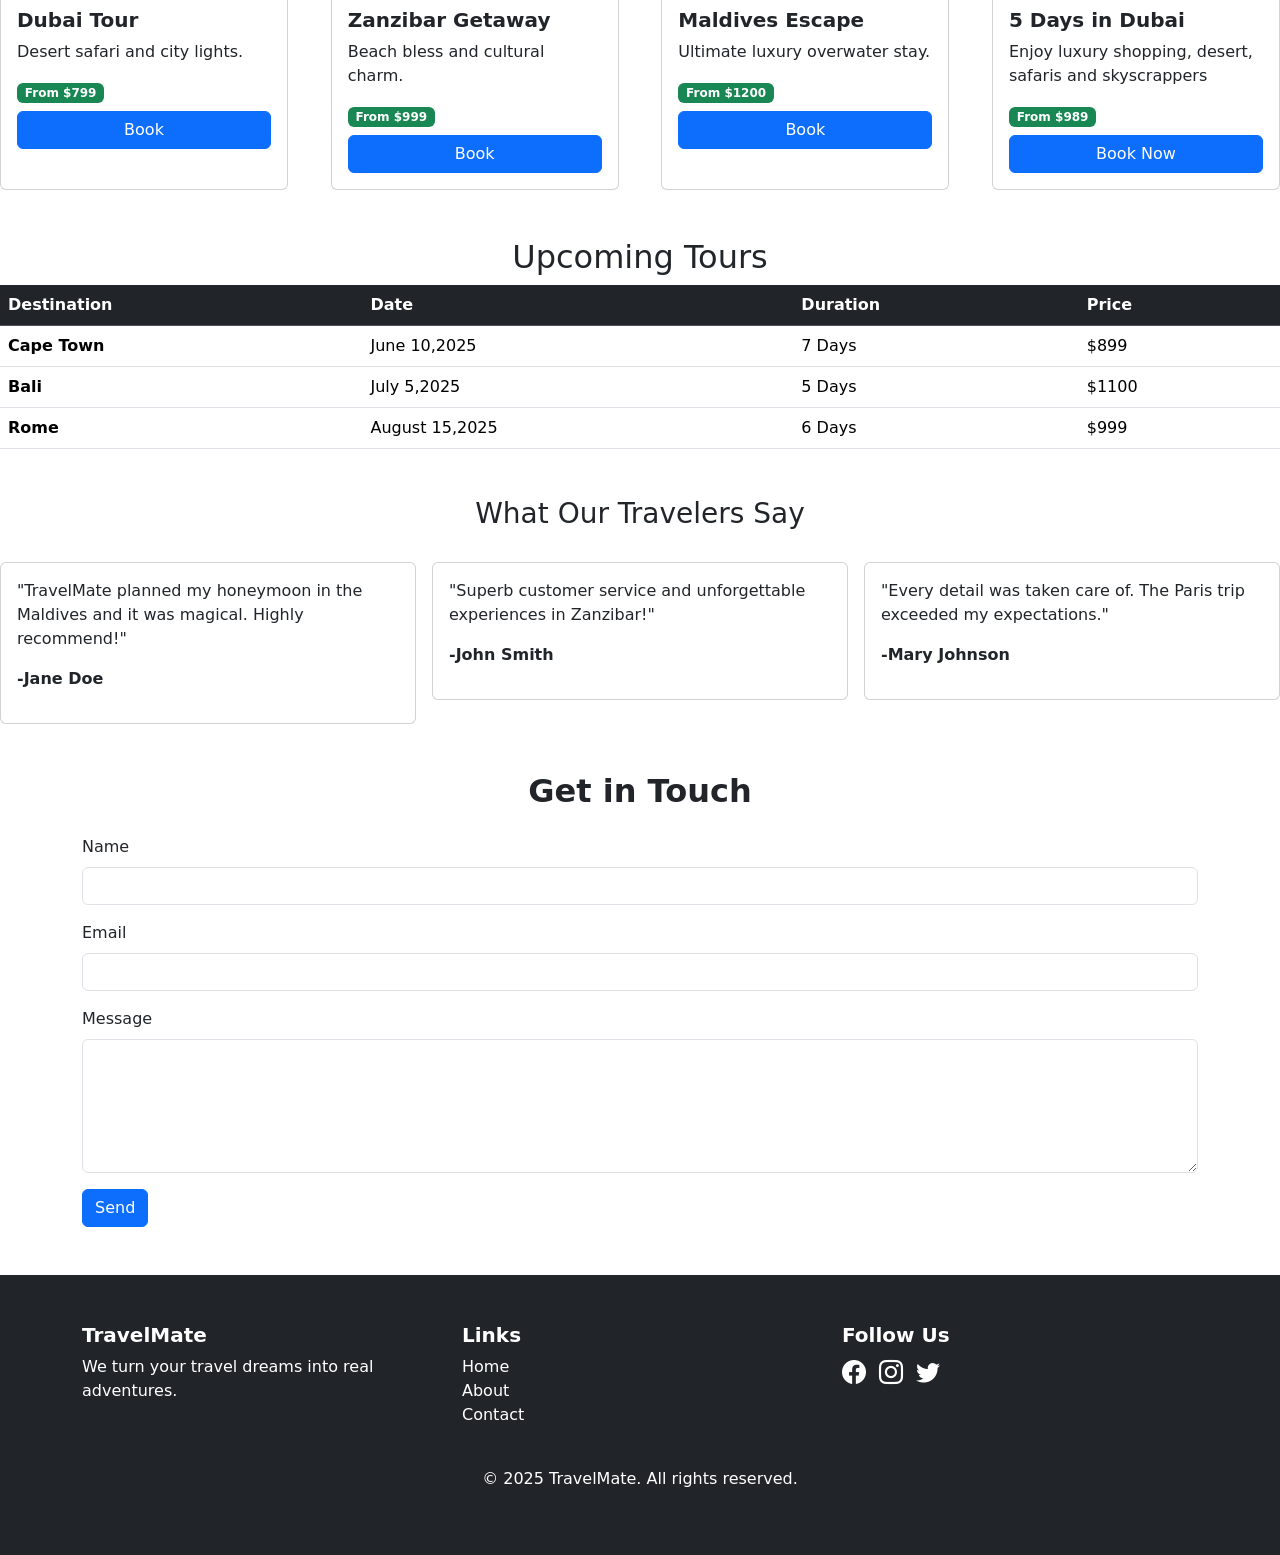
<file: task1.html>
<!DOCTYPE html>
<html lang="en">

<head>
    <link rel="stylesheet" href="https://cdn.jsdelivr.net/npm/bootstrap@5.3.8/dist/css/bootstrap.min.css">
    <link rel="stylesheet" href="https://cdn.jsdelivr.net/npm/bootstrap-icons@1.11.3/font/bootstrap-icons.min.css">
    <meta charset="UTF-8">
    <meta name="viewport" content="width=device-width, initial-scale=1.0">
    <title>TravelMate</title>
</head>

<body>
    <div class="main   bg-secondary border-bottom border-body" data-bs-theme="dark">
        <nav class="navbar navbar-expand-lg">
            <div class="container-fluid">
                <a class="navbar-brand" href="#">TravelMate</a>
                <button class="navbar-toggler" type="button" data-bs-toggle="collapse"
                    data-bs-target="#navbarSupportedContent" aria-controls="navbarSupportedContent"
                    aria-expanded="false" aria-label="Toggle navigation">
                    <span class="navbar-toggler-icon"></span>
                </button>
                <div class="collapse navbar-collapse justify-content-end" id="navbarSupportedContent">
                    <ul class="navbar-nav mb-2 mb-lg-0">
                        <li class="nav-item">
                            <a class="nav-link active" aria-current="page" href="#">Home</a>
                        </li>
                        <li class="nav-item">
                            <a class="nav-link" href="#">About</a>
                        </li>
                        <li class="nav-item">
                            <a class="nav-link" href="#">Tours</a>
                        </li>
                        <li class="nav-item">
                            <a class="nav-link" href="#">Contact</a>
                        </li>
                    </ul>
                    <form class="d-flex" role="search">
                        <button type="button" class="btn btn-outline-light">Subscribe</button>
                    </form>
                </div>
            </div>
        </nav>
    </div>
    <div class="text-center mt-5">
        <h1><strong>Explore the World with TravelMate</strong></h1>
        <p>Unforgettable journeys,crafted with care.</p>
        <button type="button" class="btn btn-primary">Plan Your Trip</button>
    </div>
    <div>

        <div id="carouselExampleAutoplaying" class="carousel slide" data-bs-ride="carousel">
            <div class="carousel-inner mt-5">
                <div class="carousel-item active">
                    <img src="tokyo.jpg" class="d-block w-100" alt="...">
                </div>
                <div class="carousel-item">
                    <img src="nairobi.jpg" class="d-block w-100" alt="...">
                </div>
                <div class="carousel-item">
                    <img src="maldives.jpg" class="d-block w-100" alt="...">
                </div>
                <div class="carousel-item">
                    <img src="LA.jpg" class="d-block w-100" alt="...">
                </div>
            </div>
            <button class="carousel-control-prev" type="button" data-bs-target="#carouselExampleAutoplaying"
                data-bs-slide="prev">
                <span class="carousel-control-prev-icon" aria-hidden="true"></span>
                <span class="visually-hidden">visit tokyo</span>
            </button>
            <button class="carousel-control-next" type="button" data-bs-target="#carouselExampleAutoplaying"
                data-bs-slide="next">
                <span class="carousel-control-next-icon" aria-hidden="true"></span>
                <span class="visually-hidden">Next</span>
            </button>
        </div>
    </div>
    <div>

        <div class="card mb-3">

            <div class="row g-0">
                <div class="col-md-6 mt-5">
                    <img src="jeep.jpg" class="img-fluid rounded-start" alt="...">
                </div>

                <div class="col-md-6">
                    <div class="card-body">
                        <h3 class="card-title">About TravelMate</h3>
                        <p class="card-text">TravelMate is your trusted partner in planning unforgettable trips across
                            the globe. With a team of experienced travel experts,we craft personalized adventures that
                            suit your style and budget.</p>
                        <ul class="list-group list-group-flush">
                            <li class="list-group-item">Handpicked destinations</li>
                            <li class="list-group-item">Affordable travel packages</li>
                            <li class="list-group-item">24/7 customer support</li>
                        </ul>
                    </div>
                </div>


            </div>
        </div>
    </div>
    <div class="bars ">
        <h2 class="fw-bold mb-4 d-flex justify-content-center">Why Choose TravelMate?</h2>

        <p>Customer satisfaction</p>
        <div class="progress" role="progressbar" aria-label="Success example" aria-valuenow="25" aria-valuemin="0"
            aria-valuemax="100">
            <div class="progress-bar bg-success" style="width: 95%">95%</div>
        </div>
        <p>Affordable packages</p>
        <div class="progress" role="progressbar" aria-label="Info example" aria-valuenow="50" aria-valuemin="0"
            aria-valuemax="100">
            <div class="progress-bar bg-info" style="width: 90%"> 90%</div>
        </div>
        <p>Return Travellers</p>
        <div class="progress" role="progressbar" aria-label="Warning example" aria-valuenow="75" aria-valuemin="0"
            aria-valuemax="100">
            <div class="progress-bar bg-warning" style="width: 85%"> 85%</div>
        </div>

    </div>
    </div>

    <h2 class="heading d-flex justify-content-center mt-5">Top Packages</h2>
    <div class="cards mt-3 d-flex flex-row justify-content-between ">
        <div class="card" style="width: 18rem; ">
            <img src="dubaitour.jpg" class="card-img-top" alt="...">
            <div class="card-body">
                <h5 class="card-title"><strong>Dubai Tour</strong></h5>
                <p class="card-text">Desert safari and city lights.</p>
                <span class="badge text-bg-success mb-2">From $799</span>
                <a href="#" class="btn btn-primary d-flex justify-content-center">Book</a>
            </div>
        </div>

        <div class="card" style="width: 18rem;">
            <img src="zanzibar.jpg" class="card-img-top" alt="...">
            <div class="card-body">
                <h5 class="card-title"><strong>Zanzibar Getaway</strong></h5>
                <p class="card-text">Beach bless and cultural charm.</p>
                <span class="badge text-bg-success mb-2">From $999</span>
                <a href="#" class="btn btn-primary d-flex justify-content-center">Book</a>
            </div>
        </div>

        <div class="card" style="width: 18rem;">
            <img src="maldivesescape.jpg" class="card-img-top" alt="...">
            <div class="card-body">
                <h5 class="card-title"><strong>Maldives Escape</strong></h5>
                <p class="card-text">Ultimate luxury overwater stay.</p>
                <span class="badge text-bg-success mb-2">From $1200</span>
                <a href="#" class="btn btn-primary d-flex justify-content-center">Book</a>
            </div>
        </div>

        <div class="card" style="width: 18rem;">
            <img src="5daysindubai.jpg" class="card-img-top" alt="...">
            <div class="card-body">
                <h5 class="card-title"><strong>5 Days in Dubai</strong></h5>
                <p class="card-text">Enjoy luxury shopping, desert, safaris and skyscrappers</p>
                <span class="badge text-bg-success mb-2">From $989</span>
                <a href="#" class="btn btn-primary d-flex justify-content-center">Book Now</a>
            </div>
        </div>
    </div>

    <div class="tables mt-5">
        <h2 class="heading d-flex justify-content-center">Upcoming Tours</h2>
        <table class="table">
            <thead>
                <tr class="table-dark"">
                    <th scope=" col"><strong>Destination</strong></th>
                    <th scope="col"><strong>Date</strong></th>
                    <th scope="col"><strong>Duration</strong></th>
                    <th scope="col"><strong>Price</strong></th>
                </tr>
            </thead>
            <tbody>
                <tr>
                    <th scope="row">Cape Town</th>
                    <td>June 10,2025</td>
                    <td>7 Days</td>
                    <td>$899</td>
                </tr>
                <tr>
                    <th scope="row">Bali</th>
                    <td>July 5,2025</td>
                    <td>5 Days</td>
                    <td>$1100</td>
                </tr>
                <tr>
                    <th scope="row">Rome</th>
                    <td>August 15,2025</td>
                    <td>6 Days</td>
                    <td>$999</td>
                </tr>
            </tbody>
        </table>

    </div>
    <h3 class="text-center mt-5">What Our Travelers Say</h3>

    <div class="row g-3 mt-3">
        <div class="col-md-4">
            <div class="card">
                <div class="card-body">
                    <p class="card-text">"TravelMate planned my honeymoon in the Maldives and it was magical. Highly
                        recommend!"</p>
                    <p><strong>-Jane Doe</strong></p>
                </div>
            </div>
        </div>

        <div class="col-md-4">
            <div class="card">
                <div class="card-body">
                    <p class="card-text">"Superb customer service and unforgettable experiences in Zanzibar!"</p>
                    <p><strong>-John Smith</strong></p>
                </div>
            </div>
        </div>

        <div class="col-md-4">
            <div class="card">
                <div class="card-body">
                    <p class="card-text">"Every detail was taken care of. The Paris trip exceeded my expectations."</p>
                    <p><strong>-Mary Johnson</strong></p>
                </div>
            </div>
        </div>
    </div>

    <div class="container my-5">
        <h2 class="text-center fw-bold mb-4 ">Get in Touch</h2>

        <form>
            <div class="mb-3">
                <label for="name" class="form-label">Name</label>
                <input type="text" class="form-control" id="name">
            </div>

            <div class="mb-3">
                <label for="email" class="form-label">Email</label>
                <input type="email" class="form-control" id="email" required>
            </div>

            <div class="mb-3">
                <label for="message" class="form-label">Message</label>
                <textarea class="form-control" id="message" rows="5"></textarea>
            </div>

            <button type="submit" class="btn btn-primary">Send</button>
        </form>

    </div>

    <footer class="bg-dark text-white py-5">
        <div class="container">
            <div class="row">


                <div class="col-md-4">
                    <h5 class="fw-bold">TravelMate</h5>
                    <p>We turn your travel dreams into real adventures.</p>
                </div>


                <div class="col-md-4">
                    <h5 class="fw-bold">Links</h5>
                    <ul class="list-unstyled">
                        <li><a href="#" class="text-white text-decoration-none">Home</a></li>
                        <li><a href="#" class="text-white text-decoration-none">About</a></li>
                        <li><a href="#" class="text-white text-decoration-none">Contact</a></li>
                    </ul>
                </div>

                <div class="col-md-4">
                    <h5 class="fw-bold">Follow Us</h5>
                    <a href="#" class="text-white me-2"><i class="bi bi-facebook fs-4"></i></a>
                    <a href="#" class="text-white me-2"><i class="bi bi-instagram fs-4"></i></a>
                    <a href="#" class="text-white me-2"><i class="bi bi-twitter fs-4"></i></a>
                </div>

            </div>


            <div class="text-center mt-4">
                <p>© 2025 TravelMate. All rights reserved.</p>
            </div>

        </div>
    </footer>



    <script src="https://cdn.jsdelivr.net/npm/@popperjs/core@2.11.8/dist/umd/popper.min.js"
        integrity="sha384-I7E8VVD/ismYTF4hNIPjVp/Zjvgyol6VFvRkX/vR+Vc4jQkC+hVqc2pM8ODewa9r"
        crossorigin="anonymous"></script>
    <script src="https://cdn.jsdelivr.net/npm/bootstrap@5.3.8/dist/js/bootstrap.min.js"
        integrity="sha384-G/EV+4j2dNv+tEPo3++6LCgdCROaejBqfUeNjuKAiuXbjrxilcCdDz6ZAVfHWe1Y"
        crossorigin="anonymous"></script>


</body>

</html
</file>
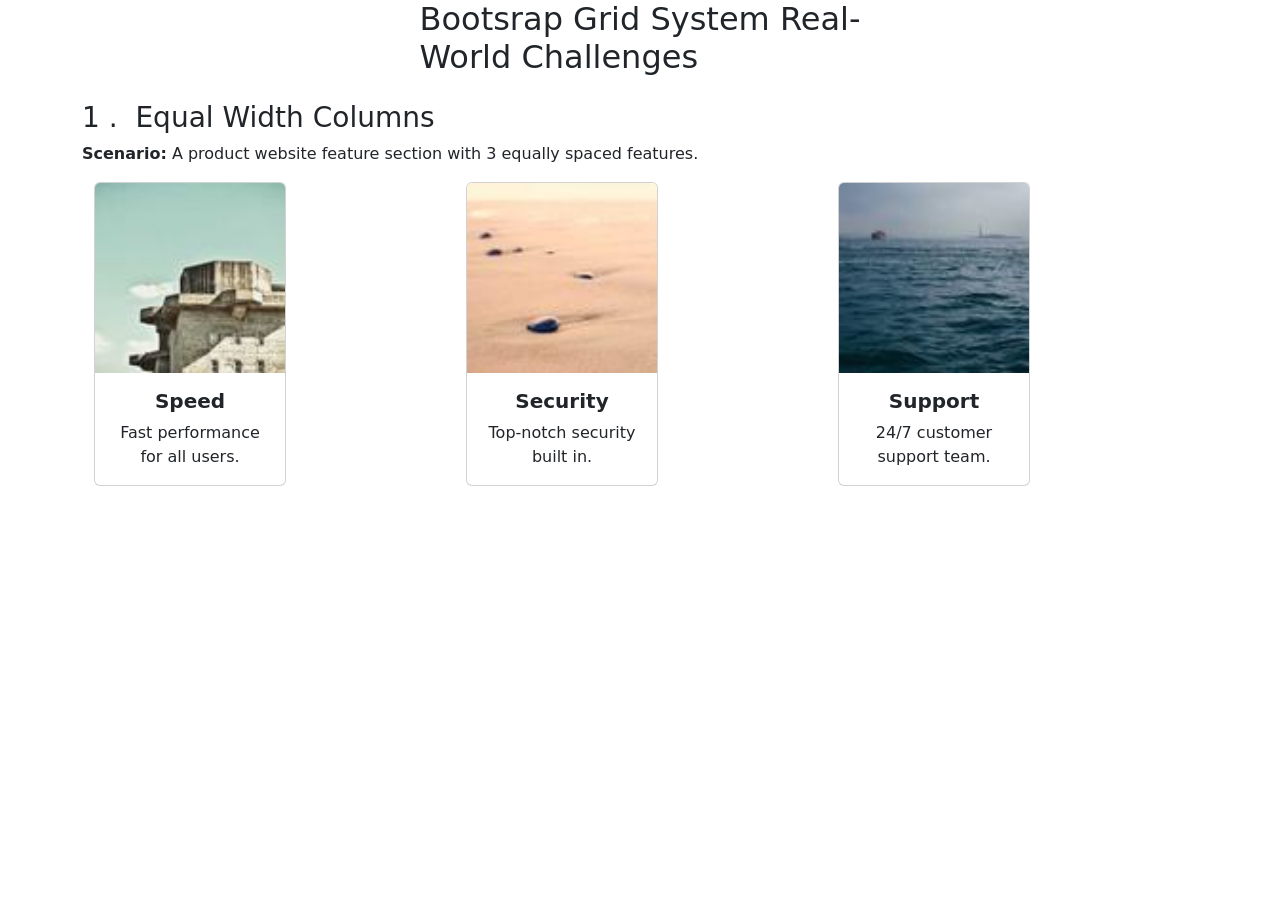
<file: task3.html>
<!DOCTYPE html>
<html lang="en">

<head>
    <link rel="stylesheet" href="https://cdn.jsdelivr.net/npm/bootstrap@5.3.8/dist/css/bootstrap.min.css">
    <meta charset="UTF-8">
    <meta name="viewport" content="width=device-width, initial-scale=1.0">
    <title>Document</title>
</head>

<body>
    <div class="container">
        <h2 class="d-flex justify-content-center">Bootsrap Grid System Real-<br>World Challenges</h2>
        <h3 class="mt-4">1&nbsp;.&nbsp; Equal Width Columns</h3>
        <p><strong>Scenario:</strong> A product website feature section with 3 equally spaced features.</p>
        <div class="container text-center">
            <div class="row">
                <div class="col">
                    <div class="card" style="width: 12rem;">
                        <img src="speed.jpg" class="card-img-top" alt="...">
                        <div class="card-body">
                            <h5 class="card-title"><strong>Speed</strong></h5>
                            <p class="card-text">Fast performance for all users.</p>

                        </div>
                    </div>
                </div>
                <div class="col">
                    <div class="card" style="width: 12rem;">
                        <img src="security.jpg" class="card-img-top" alt="...">
                        <div class="card-body">
                            <h5 class="card-title"><strong>Security</strong></h5>
                            <p class="card-text">Top-notch security built in.</p>

                        </div>
                    </div>
                </div>
                <div class="col">
                    <div class="card" style="width: 12rem;">
                        <img src="support.jpg" class="card-img-top" alt="...">
                        <div class="card-body">
                            <h5 class="card-title"><strong>Support</strong></h5>
                            <p class="card-text">24/7 customer support team.</p>

                        </div>
                    </div>
                </div>
            </div>
        </div>


    </div>


    <script src="https://cdn.jsdelivr.net/npm/@popperjs/core@2.11.8/dist/umd/popper.min.js"
        integrity="sha384-I7E8VVD/ismYTF4hNIPjVp/Zjvgyol6VFvRkX/vR+Vc4jQkC+hVqc2pM8ODewa9r"
        crossorigin="anonymous"></script>
    <script src="https://cdn.jsdelivr.net/npm/bootstrap@5.3.8/dist/js/bootstrap.min.js"
        integrity="sha384-G/EV+4j2dNv+tEPo3++6LCgdCROaejBqfUeNjuKAiuXbjrxilcCdDz6ZAVfHWe1Y"
        crossorigin="anonymous"></script>

</body>

</body>

</html>
</file>
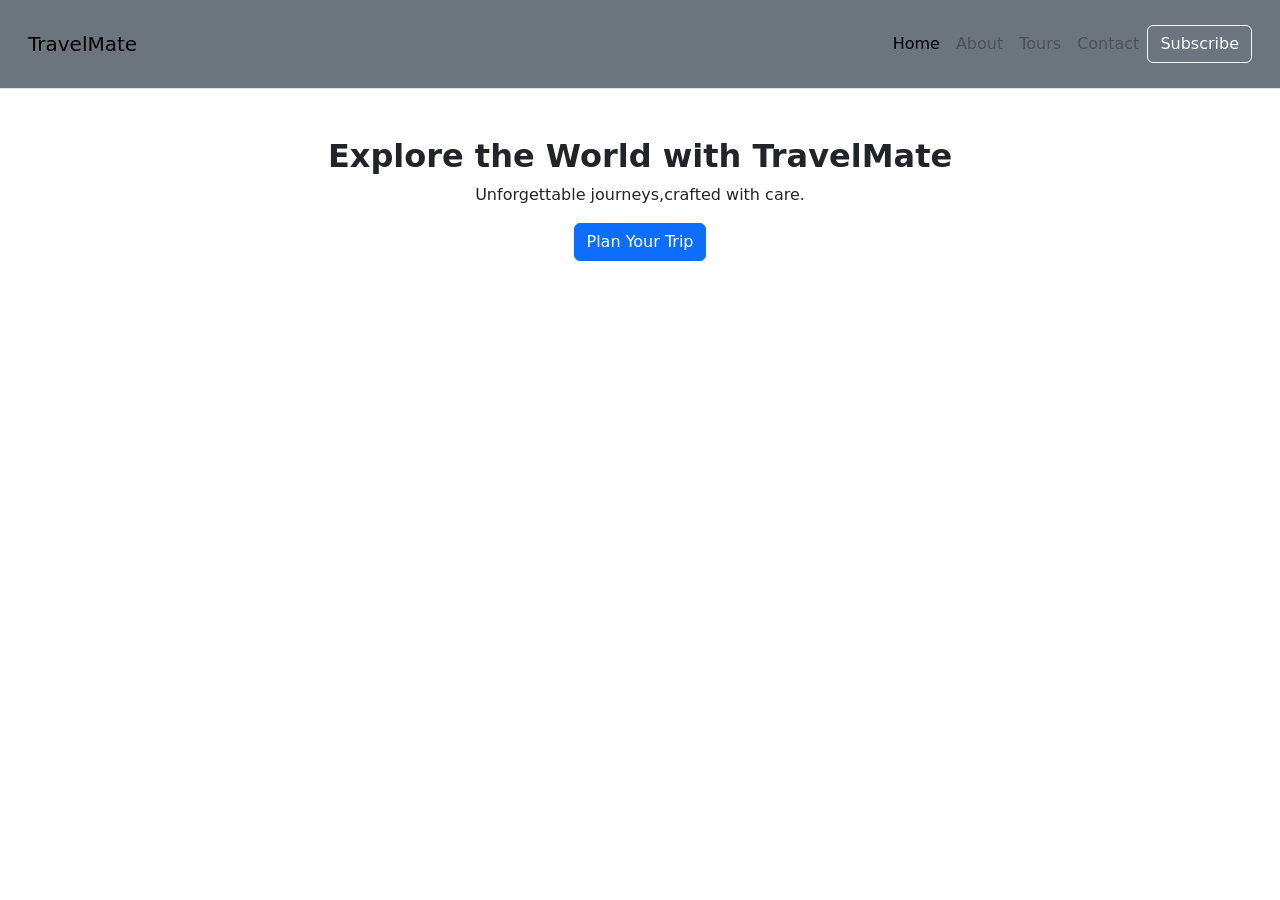
<file: travelmate.html>
<!DOCTYPE html>
<html lang="en">

<head>
    <link rel="stylesheet" href="https://cdn.jsdelivr.net/npm/bootstrap@5.3.8/dist/css/bootstrap.min.css">
    <meta charset="UTF-8">
    <meta name="viewport" content="width=device-width, initial-scale=1.0">
    <title>TravelMate</title>
</head>

<body>
    <div class="p-3 mb-2 bg-secondary border-bottom border-body ">
        <nav class="navbar navbar-expand-lg text-white">
            <div class="container-fluid ">
                <a class="navbar-brand" href="#">TravelMate</a>
                <button class="navbar-toggler" type="button" data-bs-toggle="collapse"
                    data-bs-target="#navbarSupportedContent" aria-controls="navbarSupportedContent"
                    aria-expanded="false" aria-label="Toggle navigation">
                    <span class="navbar-toggler-icon"></span>
                </button>
                <div class="collapse navbar-collapse justify-content-end" id="navbarSupportedContent">
                    <ul class="navbar-nav mb-2 mb-lg-0">
                        <li class="nav-item">
                            <a class="nav-link active" aria-current="page" href="#">Home</a>
                        </li>
                        <li class="nav-item">
                            <a class="nav-link disabled" aria-disabled="true">About</a>
                        </li>
                        <li class="nav-item">
                            <a class="nav-link disabled" aria-disabled="true">Tours</a>
                        </li>
                        <li class="nav-item">
                            <a class="nav-link disabled" aria-disabled="true">Contact</a>
                        </li>

                    </ul>
                    <form class="d-flex" role="search">
                        <button class="btn btn-outline-light" type="submit">Subscribe</button>
                    </form>
                </div>
            </div>
        </nav>
    </div>

    <div class="text text-center mt-5">
        <h2><strong>Explore the World with TravelMate</strong></h2>
        <p>Unforgettable journeys,crafted with care.</p>
        <button type="button" class="btn btn-primary">Plan Your Trip</button>

        <script src="https://cdn.jsdelivr.net/npm/@popperjs/core@2.11.8/dist/umd/popper.min.js"
            integrity="sha384-I7E8VVD/ismYTF4hNIPjVp/Zjvgyol6VFvRkX/vR+Vc4jQkC+hVqc2pM8ODewa9r"
            crossorigin="anonymous"></script>
        <script src="https://cdn.jsdelivr.net/npm/bootstrap@5.3.8/dist/js/bootstrap.min.js"
            integrity="sha384-G/EV+4j2dNv+tEPo3++6LCgdCROaejBqfUeNjuKAiuXbjrxilcCdDz6ZAVfHWe1Y"
            crossorigin="anonymous"></script>


</body>

</html>
</file>
<file: portfolio.css>
:root {
    --accent: #378ADD;
    --accent-light: #E6F1FB;
    --accent-dark: #185FA5;
    --bg: #f8f7f4;
    --bg-white: #ffffff;
    --text: #1a1a18;
    --text-muted: #6b6b67;
    --border: rgba(0, 0, 0, 0.1);
}

* {
    box-sizing: border-box;
}

html {
    scroll-behavior: smooth;
}

body {
    font-family: 'Syne', sans-serif;
    background: var(--bg);
    color: var(--text);
    margin: 0;
}

/* NAVBAR */
.navbar-custom {
    background: var(--bg-white);
    border-bottom: 0.5px solid var(--border);
    padding: 1rem 0;
    position: sticky;
    top: 0;
    z-index: 100;
}

.navbar-brand-custom {
    font-family: 'Syne', sans-serif;
    font-weight: 800;
    font-size: 1.1rem;
    color: var(--text) !important;
    text-decoration: none;
}

.nav-link-custom {
    font-family: 'JetBrains Mono', monospace;
    font-size: 12px;
    letter-spacing: 0.08em;
    color: var(--text-muted) !important;
    text-decoration: none;
    margin-left: 2rem;
    transition: color 0.15s;
}

.nav-link-custom:hover {
    color: var(--text) !important;
}


.hero {
    padding: 6rem 0 5rem;
    border-bottom: 0.5px solid var(--border);
}

.hero-eyebrow {
    font-family: 'JetBrains Mono', monospace;
    font-size: 12px;
    color: var(--text-muted);
    letter-spacing: 0.12em;
    margin-bottom: 1.5rem;
}

.hero-eyebrow span {
    color: var(--accent);
}

.hero-name {
    font-size: clamp(3rem, 9vw, 6rem);
    font-weight: 800;
    line-height: 1;
    letter-spacing: -0.03em;
    margin-bottom: 1.25rem;
}

.hero-tagline {
    font-family: 'Instrument Serif', serif;
    font-style: italic;
    font-size: clamp(1.1rem, 2.5vw, 1.4rem);
    color: var(--text-muted);
    max-width: 500px;
    line-height: 1.6;
    margin-bottom: 2.5rem;
}

.btn-primary-custom {
    background: var(--text);
    color: #fff;
    font-family: 'Syne', sans-serif;
    font-size: 12px;
    font-weight: 700;
    letter-spacing: 0.1em;
    text-transform: uppercase;
    padding: 13px 28px;
    border: none;
    border-radius: 2px;
    text-decoration: none;
    display: inline-block;
    transition: opacity 0.15s;
}

.btn-primary-custom:hover {
    opacity: 0.82;
    color: #fff;
}

.btn-ghost-custom {
    background: transparent;
    color: var(--text);
    font-family: 'Syne', sans-serif;
    font-size: 12px;
    font-weight: 700;
    letter-spacing: 0.1em;
    text-transform: uppercase;
    padding: 12px 28px;
    border: 1px solid rgba(0, 0, 0, 0.2);
    border-radius: 2px;
    text-decoration: none;
    display: inline-block;
    margin-left: 12px;
    transition: background 0.15s;
}

.btn-ghost-custom:hover {
    background: rgba(0, 0, 0, 0.05);
    color: var(--text);
}

/* SECTIONS */
.section {
    padding: 5rem 0;
    border-bottom: 0.5px solid var(--border);
}

.section:last-of-type {
    border-bottom: none;
}

.section-label {
    font-family: 'JetBrains Mono', monospace;
    font-size: 11px;
    letter-spacing: 0.15em;
    color: var(--text-muted);
    text-transform: uppercase;
    margin-bottom: 0.6rem;
}

.section-title {
    font-size: 2.2rem;
    font-weight: 800;
    letter-spacing: -0.025em;
    margin-bottom: 2.5rem;
}

/* ABOUT */
.about-text {
    font-size: 1rem;
    line-height: 1.9;
    color: var(--text-muted);
}

.about-text strong {
    color: var(--text);
    font-weight: 700;
}

.stats-card {
    border: 0.5px solid var(--border);
    border-radius: 8px;
    overflow: hidden;
    background: var(--bg-white);
}

.stat-row {
    display: flex;
    justify-content: space-between;
    align-items: baseline;
    padding: 1rem 1.25rem;
    border-bottom: 0.5px solid var(--border);
}

.stat-row:last-child {
    border-bottom: none;
}

.stat-label {
    font-size: 13px;
    color: var(--text-muted);
}

.stat-val {
    font-size: 1.5rem;
    font-weight: 800;
    letter-spacing: -0.02em;
}

/* SKILLS */
.skill-pill {
    padding: 10px 14px;
    background: var(--bg-white);
    border: 0.5px solid var(--border);
    border-radius: 6px;
    font-size: 13px;
    font-weight: 500;
    text-align: center;
    transition: border-color 0.15s;
    cursor: default;
    display: inline-block;
}

.skill-pill:hover {
    border-color: rgba(0, 0, 0, 0.3);
}

.skill-pill.hl {
    border-color: var(--accent);
    color: var(--accent-dark);
    background: var(--accent-light);
}

/* PROJECTS */
.project-row {
    display: flex;
    justify-content: space-between;
    align-items: flex-start;
    gap: 1rem;
    padding: 1.75rem 0;
    border-bottom: 0.5px solid var(--border);
    cursor: pointer;
}

.project-row:first-child {
    border-top: 0.5px solid var(--border);
}

.project-num {
    font-family: 'JetBrains Mono', monospace;
    font-size: 11px;
    color: var(--text-muted);
    margin-bottom: 6px;
}

.project-name {
    font-size: 1.2rem;
    font-weight: 700;
    letter-spacing: -0.01em;
    margin-bottom: 6px;
}

.project-desc {
    font-size: 14px;
    color: var(--text-muted);
    line-height: 1.65;
    max-width: 500px;
}

.project-tags {
    display: flex;
    flex-wrap: wrap;
    gap: 6px;
    margin-top: 10px;
}

.tag {
    font-family: 'JetBrains Mono', monospace;
    font-size: 11px;
    padding: 3px 9px;
    border-radius: 2px;
    background: var(--bg);
    color: var(--text-muted);
    border: 0.5px solid var(--border);
}

.project-arrow {
    font-size: 1.2rem;
    color: var(--text-muted);
    flex-shrink: 0;
    margin-top: 4px;
    transition: transform 0.15s, color 0.15s;
}

.project-row:hover .project-arrow {
    transform: translate(3px, -3px);
    color: var(--text);
}

/* CONTACT */
.contact-blurb {
    font-family: 'Instrument Serif', serif;
    font-style: italic;
    font-size: 1.45rem;
    line-height: 1.55;
    color: var(--text-muted);
}

.contact-link {
    display: flex;
    justify-content: space-between;
    align-items: center;
    padding: 14px 16px;
    background: var(--bg-white);
    border: 0.5px solid var(--border);
    border-radius: 8px;
    font-size: 14px;
    font-weight: 500;
    text-decoration: none;
    color: var(--text);
    margin-bottom: 8px;
    transition: border-color 0.15s;
}

.contact-link:hover {
    border-color: rgba(0, 0, 0, 0.3);
    color: var(--text);
}

.contact-link-label {
    font-size: 12px;
    color: var(--text-muted);
}

/* FOOTER */
.footer {
    padding: 2rem 0;
    border-top: 0.5px solid var(--border);
    background: var(--bg-white);
}

.footer-text {
    font-family: 'JetBrains Mono', monospace;
    font-size: 11px;
    color: var(--text-muted);
    letter-spacing: 0.06em;
}

/* FADE-IN */
.fade-up {
    opacity: 0;
    transform: translateY(24px);
    transition: opacity 0.6s ease, transform 0.6s ease;
}

.fade-up.visible {
    opacity: 1;
    transform: translateY(0);
}
</file>
